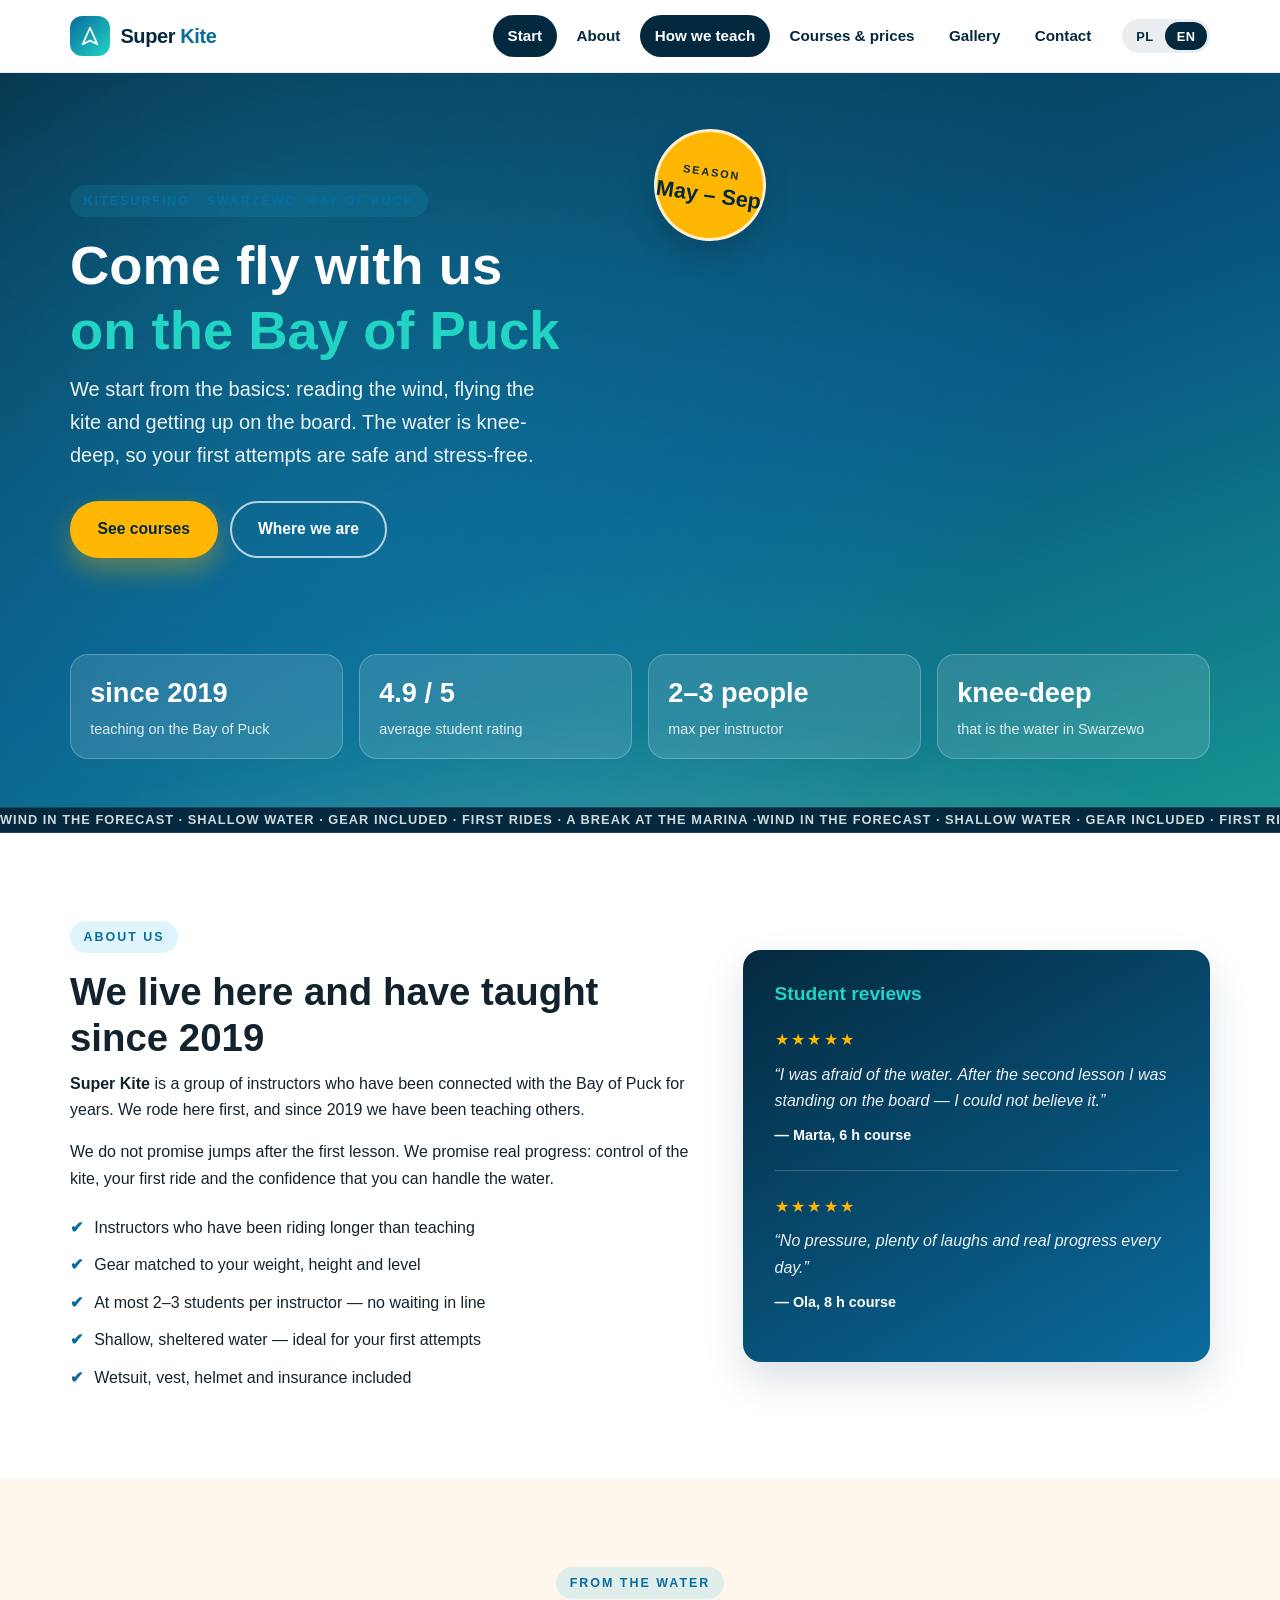
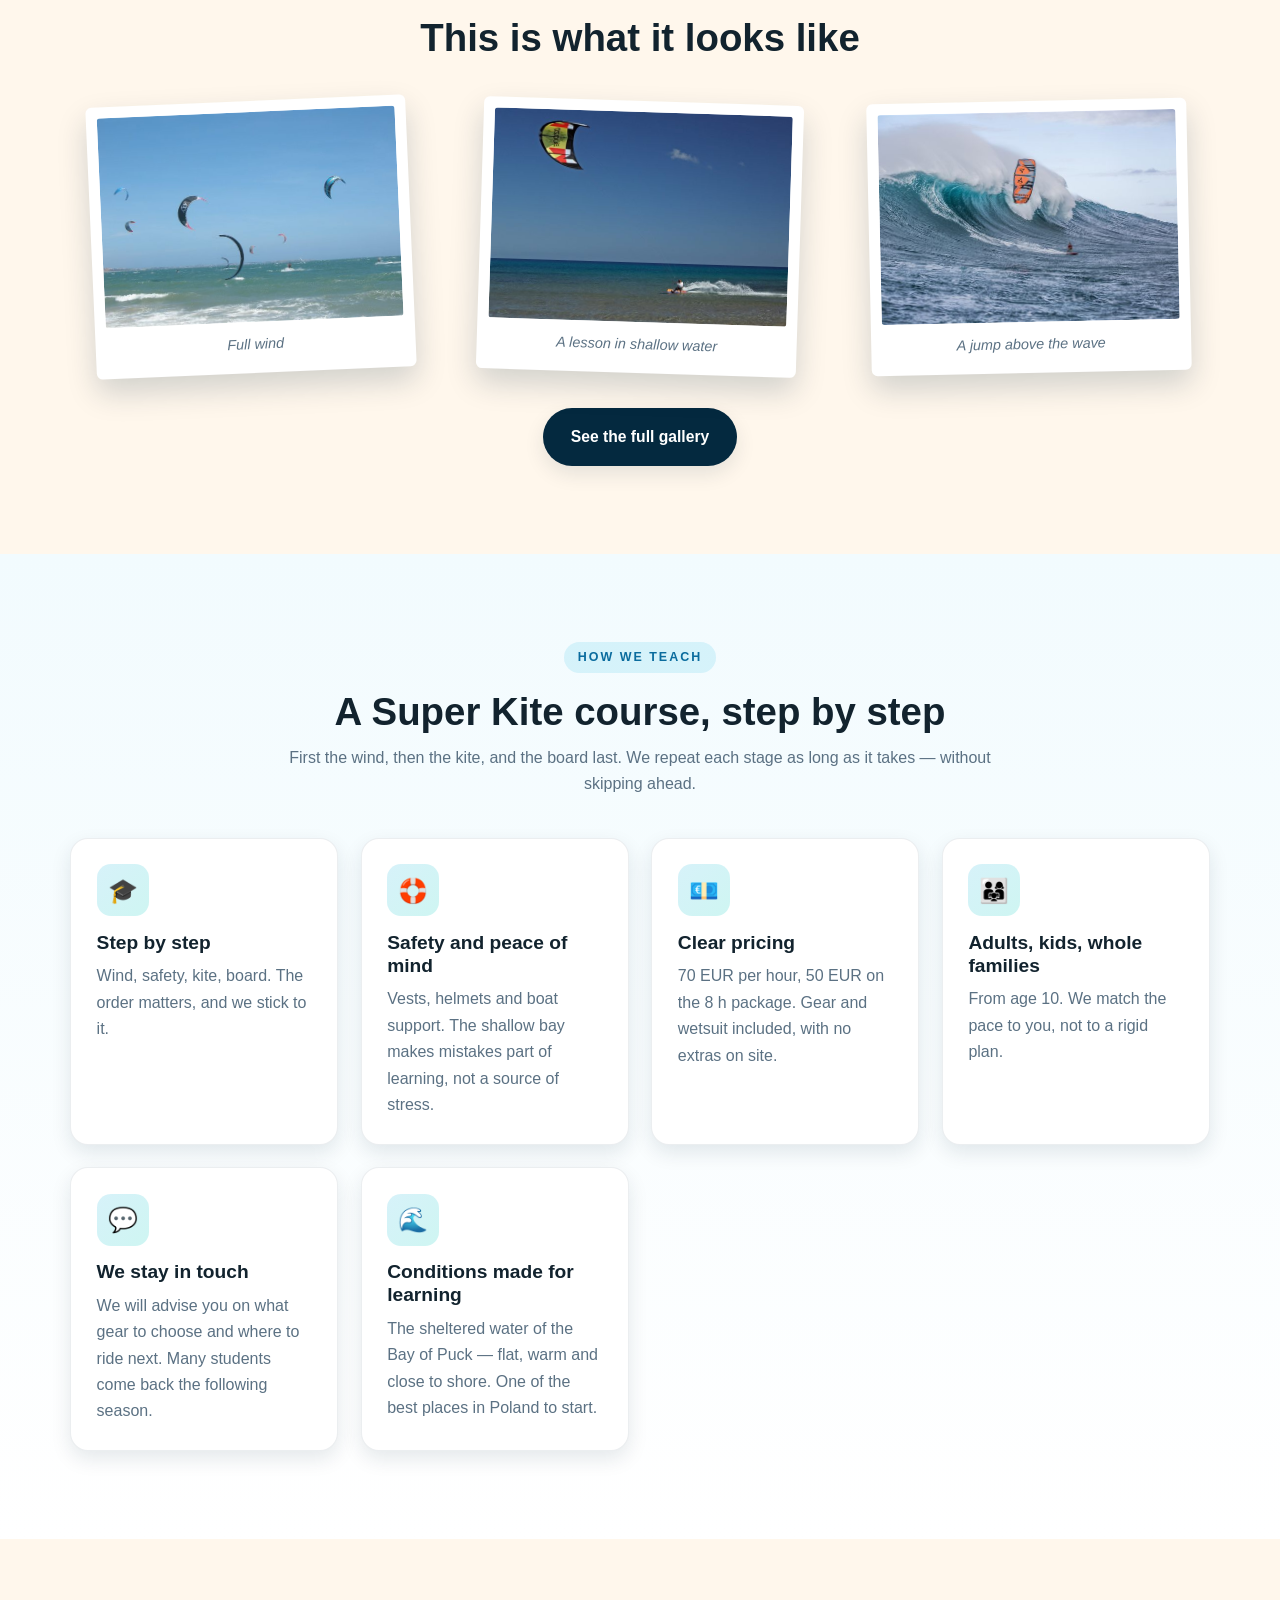
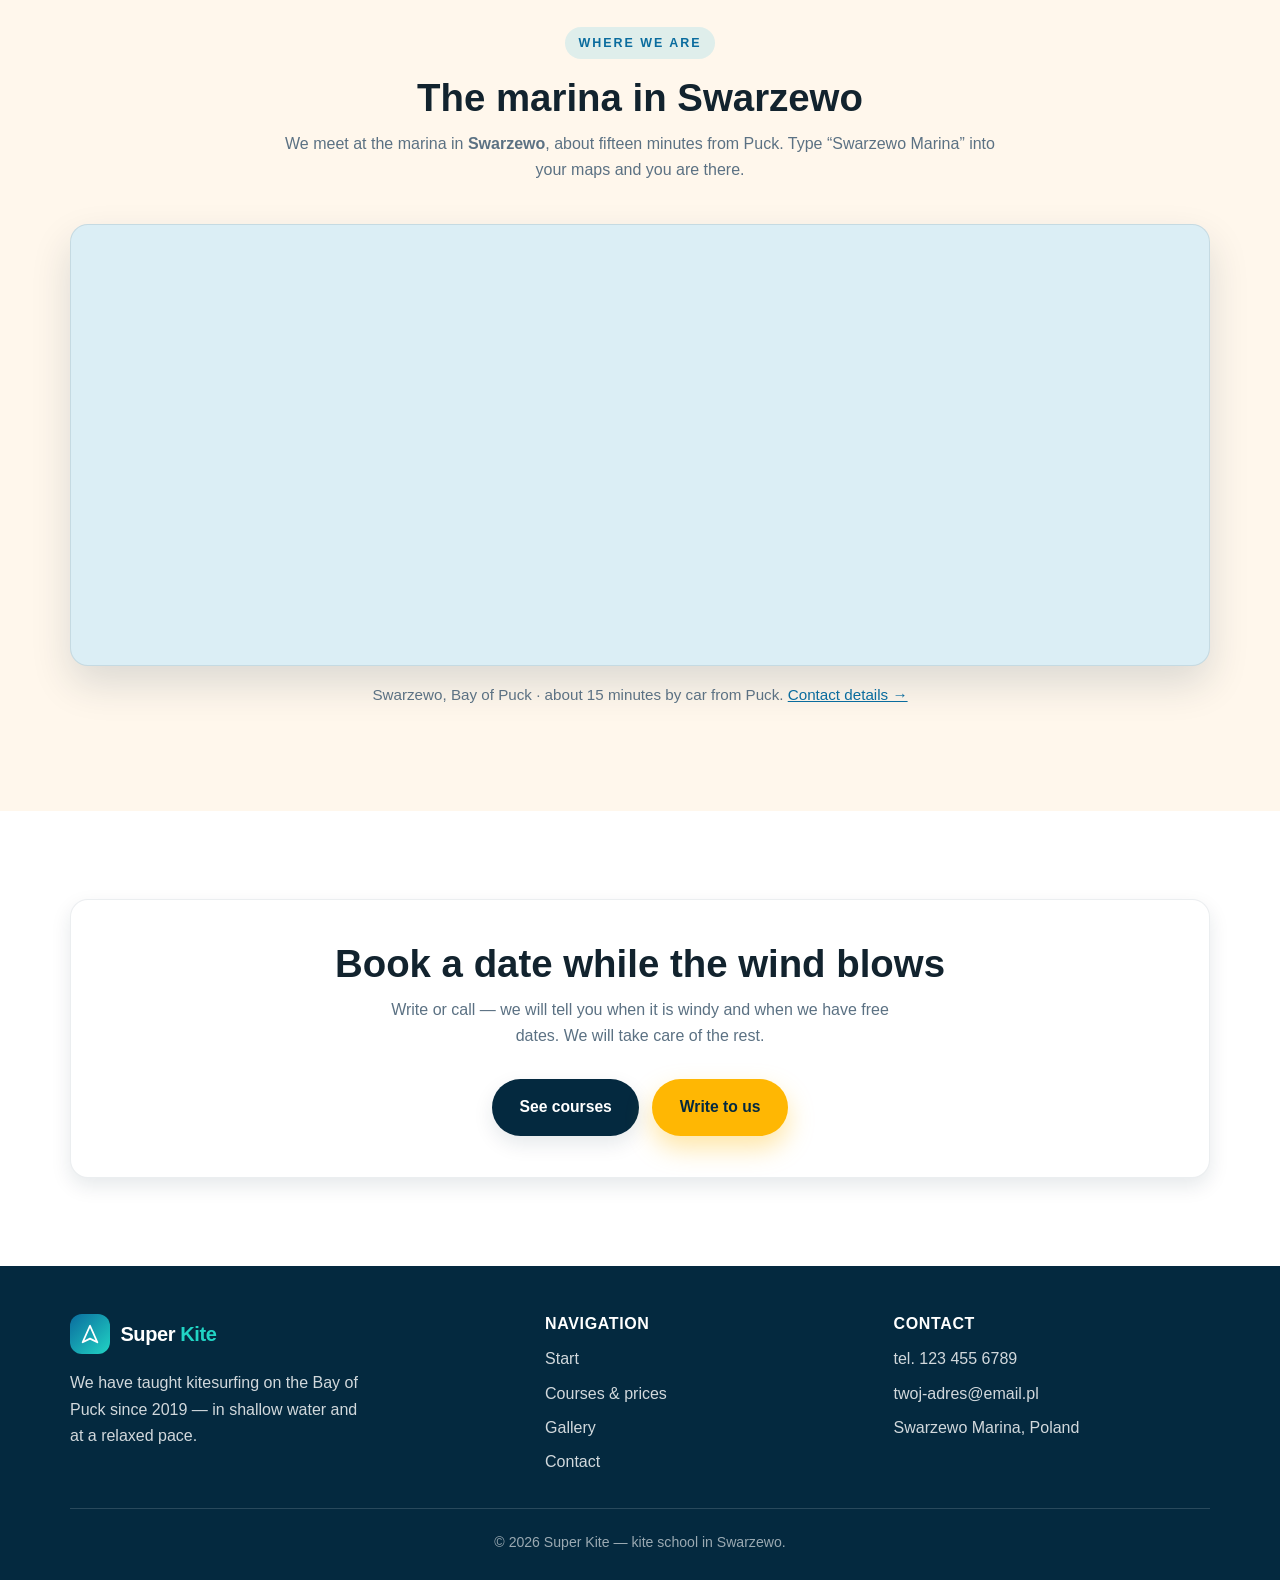
<file: index.html>
<!DOCTYPE html>
<html lang="pl">
<head>
  <meta charset="UTF-8" />
  <meta name="viewport" content="width=device-width, initial-scale=1, viewport-fit=cover" />
  <meta name="theme-color" content="#04293f" />
  <meta name="color-scheme" content="light" />
  <title data-i18n="home.title">Super Kite — szkoła kitesurfingu w Swarzewie</title>
  <meta name="description" data-i18n-attr="content:home.desc" content="Super Kite — szkoła kitesurfingu na Zatoce Puckiej. 5 lat na rynku, świetne opinie, kursy od 70 EUR." />

  <!-- SEO / social -->
  <link rel="canonical" href="https://twojadomena.pl/index.html" />
  <meta name="robots" content="index, follow, max-image-preview:large" />
  <link rel="icon" href="assets/favicon.svg" type="image/svg+xml" />
  <link rel="preconnect" href="https://maps.google.com" />
  <link rel="preconnect" href="https://maps.gstatic.com" crossorigin />
  <meta name="geo.region" content="PL-PM" />
  <meta name="geo.placename" content="Swarzewo" />
  <meta name="geo.position" content="54.7564;18.3833" />
  <meta name="ICBM" content="54.7564, 18.3833" />

  <meta property="og:type" content="website" />
  <meta property="og:site_name" content="Super Kite" />
  <meta property="og:locale" content="pl_PL" />
  <meta property="og:locale:alternate" content="en_US" />
  <meta property="og:title" content="Super Kite — szkoła kitesurfingu w Swarzewie" />
  <meta property="og:description" content="Szkoła kitesurfingu nad Zatoką Pucką. 5 lat na rynku, świetne opinie, kursy od 70 EUR." />
  <meta property="og:url" content="https://twojadomena.pl/index.html" />
  <meta property="og:image" content="https://twojadomena.pl/assets/img/opt/kite-03-jump-1280.jpg" />
  <meta property="og:image:width" content="1280" />
  <meta property="og:image:height" content="853" />
  <meta property="og:image:alt" content="Kitesurfer w powietrzu podczas skoku nad wodą" />

  <meta name="twitter:card" content="summary_large_image" />
  <meta name="twitter:title" content="Super Kite — szkoła kitesurfingu w Swarzewie" />
  <meta name="twitter:description" content="Szkoła kitesurfingu nad Zatoką Pucką. Kursy od 70 EUR, kameralne grupy, certyfikowani instruktorzy." />
  <meta name="twitter:image" content="https://twojadomena.pl/assets/img/opt/kite-03-jump-1280.jpg" />

  <link rel="stylesheet" href="css/style.css" />

  <!-- Dane strukturalne dla Google -->
  <script type="application/ld+json">
  {
    "@context": "https://schema.org",
    "@type": "SportsActivityLocation",
    "@id": "https://twojadomena.pl/#school",
    "name": "Super Kite — szkoła kitesurfingu",
    "description": "Szkoła kitesurfingu nad Zatoką Pucką w Swarzewie. Kursy od 70 EUR, kameralne grupy, certyfikowani instruktorzy.",
    "url": "https://twojadomena.pl/",
    "image": "https://twojadomena.pl/assets/img/opt/kite-03-jump-1280.jpg",
    "telephone": "+481234556789",
    "priceRange": "€€",
    "currenciesAccepted": "EUR, PLN",
    "address": {
      "@type": "PostalAddress",
      "streetAddress": "Przystań Swarzewo",
      "addressLocality": "Swarzewo",
      "addressRegion": "Pomorskie",
      "addressCountry": "PL"
    },
    "geo": { "@type": "GeoCoordinates", "latitude": 54.7564, "longitude": 18.3833 },
    "areaServed": { "@type": "Place", "name": "Zatoka Pucka, Polska" },
    "openingHoursSpecification": [
      { "@type": "OpeningHoursSpecification", "dayOfWeek": ["Monday", "Tuesday", "Wednesday", "Thursday", "Friday"], "opens": "09:00", "closes": "19:00" },
      { "@type": "OpeningHoursSpecification", "dayOfWeek": "Saturday", "opens": "08:00", "closes": "19:00" },
      { "@type": "OpeningHoursSpecification", "dayOfWeek": "Sunday", "opens": "09:00", "closes": "17:00" }
    ],
    "makesOffer": [
      { "@type": "Offer", "name": "Kurs kitesurfingu 1 godzina", "price": "70", "priceCurrency": "EUR", "url": "https://twojadomena.pl/cennik.html" },
      { "@type": "Offer", "name": "Kurs kitesurfingu 2 godziny", "price": "120", "priceCurrency": "EUR", "url": "https://twojadomena.pl/cennik.html" },
      { "@type": "Offer", "name": "Kurs kitesurfingu 6 godzin", "price": "320", "priceCurrency": "EUR", "url": "https://twojadomena.pl/cennik.html" },
      { "@type": "Offer", "name": "Kurs kitesurfingu 8 godzin", "price": "400", "priceCurrency": "EUR", "url": "https://twojadomena.pl/cennik.html" }
    ]
  }
  </script>
</head>
<body>

  <a class="skip-link" href="#main" data-i18n="a11y.skip">Przejdź do treści</a>

  <!-- ================= NAGŁÓWEK ================= -->
  <header class="site-header">
    <div class="container">
      <nav class="nav" aria-label="Menu główne">
        <a class="brand" href="index.html">
          <span class="brand__mark" aria-hidden="true">
            <svg viewBox="0 0 24 24" fill="none" stroke="currentColor" stroke-width="2" stroke-linecap="round" stroke-linejoin="round">
              <path d="M12 3 4 21l8-4 8 4-8-18Z" />
            </svg>
          </span>
          <span>Super <strong>Kite</strong></span>
        </a>

        <ul class="nav__links">
          <li><a href="index.html" class="is-active" aria-current="page" data-i18n="nav.home">Strona główna</a></li>
          <li><a href="#o-szkole" data-i18n="nav.about">O szkole</a></li>
          <li><a href="#dlaczego-my" data-i18n="nav.why">Dlaczego my</a></li>
          <li><a href="cennik.html" data-i18n="nav.pricing">Cennik</a></li>
          <li><a href="galeria.html" data-i18n="nav.gallery">Galeria</a></li>
          <li><a href="informacje.html" data-i18n="nav.info">Informacje</a></li>
        </ul>

        <div class="nav__actions">
          <div class="lang" role="group" aria-label="Język / Language">
            <button class="lang__btn" type="button" data-lang="pl" aria-pressed="true">PL</button>
            <button class="lang__btn" type="button" data-lang="en" aria-pressed="false">EN</button>
          </div>
          <button class="nav__toggle" aria-label="Otwórz menu" aria-expanded="false">☰</button>
        </div>
      </nav>
    </div>
  </header>

  <main id="main">

    <!-- ================= HERO ================= -->
    <section class="hero">
      <div class="container">
        <div class="hero__inner">
          <span class="eyebrow" data-i18n="home.eyebrow">Kitesurfing · Swarzewo, Zatoka Pucka</span>
          <h1 data-i18n-html="home.h1">Chodź polatać<br /><span>nad Zatoką Pucką</span></h1>
          <p class="hero__lead" data-i18n="home.lead">
            Uczymy od podstaw: jak czytać wiatr, prowadzić latawiec i wstać na deskę. Woda sięga do kolan, więc pierwsze próby są bezpieczne i bezstresowe.
          </p>
          <div class="hero__actions">
            <a class="btn btn--primary" href="cennik.html" data-i18n="home.btnPricing">Zobacz kursy</a>
            <a class="btn btn--ghost" href="#lokalizacja" data-i18n="home.btnLocation">Gdzie jesteśmy</a>
          </div>

          <span class="hero__sticker" aria-hidden="true">
            <span data-i18n="home.stickerTop">sezon</span>
            <strong data-i18n="home.stickerBottom">V – IX</strong>
          </span>
        </div>
      </div>

      <div class="container">
        <div class="hero__stats">
          <div class="stat"><strong data-i18n="home.stat1v">od 2019</strong><span data-i18n="home.stat1l">uczymy na Zatoce Puckiej</span></div>
          <div class="stat"><strong data-i18n="home.stat2v">4,9 / 5</strong><span data-i18n="home.stat2l">tak oceniają nas kursanci</span></div>
          <div class="stat"><strong data-i18n="home.stat3v">2–3 osoby</strong><span data-i18n="home.stat3l">maksymalnie na instruktora</span></div>
          <div class="stat"><strong data-i18n="home.stat4v">do kolan</strong><span data-i18n="home.stat4l">taka jest woda w Swarzewie</span></div>
        </div>
      </div>
    </section>

    <!-- ================= PASEK Z WIATREM ================= -->
    <div class="wind-strip" aria-hidden="true">
      <div class="wind-strip__track">
        <span data-i18n="home.marquee">wiatr w prognozie · płytka woda · sprzęt w cenie · pierwsze ślizgi · przerwa na przystani ·</span>
        <span data-i18n="home.marquee">wiatr w prognozie · płytka woda · sprzęt w cenie · pierwsze ślizgi · przerwa na przystani ·</span>
      </div>
    </div>

    <!-- ================= O SZKOLE ================= -->
    <section class="section" id="o-szkole" data-nav-section>
      <div class="container">
        <div class="about">
          <div>
            <span class="eyebrow" data-i18n="home.aboutEyebrow">O nas</span>
            <h2 data-i18n="home.aboutH2">Mieszkamy tu i uczymy od 2019 roku</h2>
            <p data-i18n-html="home.aboutP1"><strong>Super Kite</strong> to grupa instruktorów związanych z Zatoką Pucką od lat. Najpierw jeździliśmy tu sami, a od 2019 roku uczymy innych.</p>
            <p data-i18n="home.aboutP2">Nie obiecujemy skoków po pierwszej lekcji. Obiecujemy realny postęp: kontrolę nad latawcem, pierwszy ślizg i pewność, że radzisz sobie na wodzie.</p>

            <ul class="about__list">
              <li data-i18n="home.aboutLi1">Instruktorzy, którzy jeżdżą dłużej, niż uczą</li>
              <li data-i18n="home.aboutLi2">Sprzęt dobrany do Twojej wagi, wzrostu i poziomu</li>
              <li data-i18n="home.aboutLi3">Maksymalnie 2–3 osoby na instruktora — bez czekania w kolejce</li>
              <li data-i18n="home.aboutLi4">Płytka, osłonięta woda — idealna na pierwsze próby</li>
              <li data-i18n="home.aboutLi5">Pianka, kamizelka, kask i ubezpieczenie w cenie</li>
            </ul>
          </div>

          <aside class="about__panel">
            <h3 data-i18n="home.reviewsH3">Opinie kursantów</h3>

            <div class="stars" aria-label="5 / 5">★★★★★</div>
            <p class="quote" data-i18n="home.review1">„Bałam się wody. Po drugiej lekcji stałam na desce — nie mogłam w to uwierzyć.”</p>
            <p class="quote__author" data-i18n="home.review1a">— Marta, kurs 6 h</p>

            <hr style="border:0;border-top:1px solid rgba(255,255,255,.2);margin:1.4rem 0" />

            <div class="stars" aria-label="5 / 5">★★★★★</div>
            <p class="quote" data-i18n="home.review2">„Bez presji, dużo śmiechu i realny postęp każdego dnia.”</p>
            <p class="quote__author" data-i18n="home.review2a">— Ola, kurs 8 h</p>
          </aside>
        </div>
      </div>
    </section>

    <!-- ================= POLAROIDY ================= -->
    <section class="section section--sand">
      <div class="container">
        <div class="section__head">
          <span class="eyebrow" data-i18n="home.stripEyebrow">Z wody</span>
          <h2 data-i18n="home.stripH2">Tak to wygląda na żywo</h2>
        </div>

        <div class="polaroids">
          <figure class="polaroid polaroid--a">
            <img src="assets/img/opt/kite-06-riding-640.jpg"
                 srcset="assets/img/opt/kite-06-riding-640.jpg 640w, assets/img/opt/kite-06-riding-1280.jpg 1280w"
                 sizes="(min-width: 700px) 30vw, 80vw" width="640" height="427"
                 loading="lazy" decoding="async"
                 alt="Kitesurfer płynący z pełnym wiatrem" data-i18n-attr="alt:gallery.alt6" />
            <figcaption data-i18n="gallery.cap6">Pełny wiatr</figcaption>
          </figure>
          <figure class="polaroid polaroid--b">
            <img src="assets/img/opt/kite-07-prasonisi-640.jpg"
                 srcset="assets/img/opt/kite-07-prasonisi-640.jpg 640w, assets/img/opt/kite-07-prasonisi-1280.jpg 1280w"
                 sizes="(min-width: 700px) 30vw, 80vw" width="640" height="424"
                 loading="lazy" decoding="async"
                 alt="Zajęcia kitesurfingu na płytkiej wodzie" data-i18n-attr="alt:gallery.alt7" />
            <figcaption data-i18n="gallery.cap7">Zajęcia na płytkiej wodzie</figcaption>
          </figure>
          <figure class="polaroid polaroid--c">
            <img src="assets/img/opt/kite-03-jump-640.jpg"
                 srcset="assets/img/opt/kite-03-jump-640.jpg 640w, assets/img/opt/kite-03-jump-1280.jpg 1280w"
                 sizes="(min-width: 700px) 30vw, 80vw" width="640" height="427"
                 loading="lazy" decoding="async"
                 alt="Kitesurfer w powietrzu podczas skoku" data-i18n-attr="alt:gallery.alt3" />
            <figcaption data-i18n="gallery.cap3">Skok ponad falę</figcaption>
          </figure>
        </div>

        <div class="gallery-actions">
          <a class="btn btn--dark" href="galeria.html" data-i18n="home.stripBtn">Zobacz całą galerię</a>
        </div>
      </div>
    </section>

    <!-- ================= DLACZEGO MY ================= -->
    <section class="section section--tint" id="dlaczego-my" data-nav-section>
      <div class="container">
        <div class="section__head">
          <span class="eyebrow" data-i18n="home.whyEyebrow">Dlaczego my</span>
          <h2 data-i18n="home.whyH2">Dlaczego Super Kite jest dla Ciebie?</h2>
          <p data-i18n="home.whyLead">Bo nauka kitesurfingu ma być bezpieczna, skuteczna i po prostu przyjemna.</p>
        </div>

        <div class="grid grid--3">
          <article class="card">
            <div class="card__icon" aria-hidden="true">🎓</div>
            <h3 data-i18n="home.why1t">Uczysz się skutecznie</h3>
            <p data-i18n="home.why1d">Metoda małych kroków: wiatr, latawiec, deska.</p>
          </article>
          <article class="card">
            <div class="card__icon" aria-hidden="true">🛟</div>
            <h3 data-i18n="home.why2t">Bezpieczeństwo przede wszystkim</h3>
            <p data-i18n="home.why2d">Płytka zatoka i asekuracja z łodzi.</p>
          </article>
          <article class="card">
            <div class="card__icon" aria-hidden="true">💶</div>
            <h3 data-i18n="home.why3t">Przejrzyste ceny</h3>
            <p data-i18n="home.why3d">Płacisz za czas na wodzie, bez ukrytych kosztów.</p>
          </article>
          <article class="card">
            <div class="card__icon" aria-hidden="true">👨‍👩‍👧</div>
            <h3 data-i18n="home.why4t">Dla każdego — solo, para, rodzina</h3>
            <p data-i18n="home.why4d">Dopasowujemy tempo do Ciebie, nie do grupy.</p>
          </article>
          <article class="card">
            <div class="card__icon" aria-hidden="true">💬</div>
            <h3 data-i18n="home.why5t">Świetne opinie i stała opieka</h3>
            <p data-i18n="home.why5d">Doradzimy, jaki sprzęt kupić i gdzie jeździć dalej.</p>
          </article>
          <article class="card">
            <div class="card__icon" aria-hidden="true">🌊</div>
            <h3 data-i18n="home.why6t">Idealne warunki do nauki</h3>
            <p data-i18n="home.why6d">Osłonięte, płytkie wody Zatoki Puckiej.</p>
          </article>
        </div>
      </div>
    </section>

    <!-- ================= LOKALIZACJA / MAPA ================= -->
    <section class="section section--sand" id="lokalizacja">
      <div class="container">
        <div class="section__head">
          <span class="eyebrow" data-i18n="home.locEyebrow">Lokalizacja</span>
          <h2 data-i18n="home.locH2">Znajdź nas na mapie</h2>
          <p data-i18n-html="home.locLead">Spotykamy się na przystani w <strong>Swarzewie</strong>.</p>
        </div>

        <div class="map-wrap">
          <iframe
            title="Mapa Google — przystań w Swarzewie"
            src="https://maps.google.com/maps?q=Przysta%C5%84%20Swarzewo%2C%20Polska&t=&z=14&ie=UTF8&iwloc=&output=embed"
            loading="lazy"
            referrerpolicy="no-referrer-when-downgrade"
            allowfullscreen>
          </iframe>
        </div>

        <p class="map-caption" data-i18n-html="home.locCaption">Przystań Swarzewo, Polska.</p>
      </div>
    </section>

    <!-- ================= CTA ================= -->
    <section class="section">
      <div class="container">
        <div class="card" style="text-align:center;padding:2.6rem 1.6rem">
          <h2 data-i18n="home.ctaH2">Zacznij swoją przygodę z kitesurfingiem</h2>
          <p style="max-width:56ch;margin:0 auto 1.6rem;color:var(--text-muted)" data-i18n="home.ctaText">
            Wybierz pakiet godzin, zadzwoń lub napisz — resztą zajmiemy się my.
          </p>
          <div class="hero__actions" style="justify-content:center">
            <a class="btn btn--dark" href="cennik.html" data-i18n="home.ctaPricing">Zobacz cennik</a>
            <a class="btn btn--primary" href="informacje.html" data-i18n="home.ctaContact">Skontaktuj się</a>
          </div>
        </div>
      </div>
    </section>

  </main>

  <!-- ================= STOPKA ================= -->
  <footer class="site-footer">
    <div class="container">
      <div class="footer-grid">
        <div>
          <a class="brand" href="index.html">
            <span class="brand__mark" aria-hidden="true">
              <svg viewBox="0 0 24 24" fill="none" stroke="currentColor" stroke-width="2" stroke-linecap="round" stroke-linejoin="round">
                <path d="M12 3 4 21l8-4 8 4-8-18Z" />
              </svg>
            </span>
            <span>Super <strong>Kite</strong></span>
          </a>
          <p style="margin-top:1rem;max-width:34ch" data-i18n="footer.tagline">Szkoła kitesurfingu nad Zatoką Pucką.</p>
        </div>

        <div>
          <h3 data-i18n="footer.navHeading">Nawigacja</h3>
          <ul>
            <li><a href="index.html" data-i18n="nav.home">Strona główna</a></li>
            <li><a href="cennik.html" data-i18n="nav.pricing">Cennik</a></li>
            <li><a href="galeria.html" data-i18n="nav.gallery">Galeria</a></li>
            <li><a href="informacje.html" data-i18n="nav.info">Informacje i kontakt</a></li>
          </ul>
        </div>

        <div>
          <h3 data-i18n="footer.contactHeading">Kontakt</h3>
          <ul>
            <li><a href="tel:1234556789">tel. 123 455 6789</a></li>
            <li><a href="mailto:twoj-adres@email.pl" data-email>twoj-adres@email.pl</a></li>
            <li data-i18n="footer.location">Przystań Swarzewo, Polska</li>
          </ul>
        </div>
      </div>

      <div class="footer-bottom"></div>
    </div>
  </footer>

  <script src="js/config.js"></script>
  <script src="js/i18n.js"></script>
  <script src="js/main.js"></script>
</body>
</html>
</file>
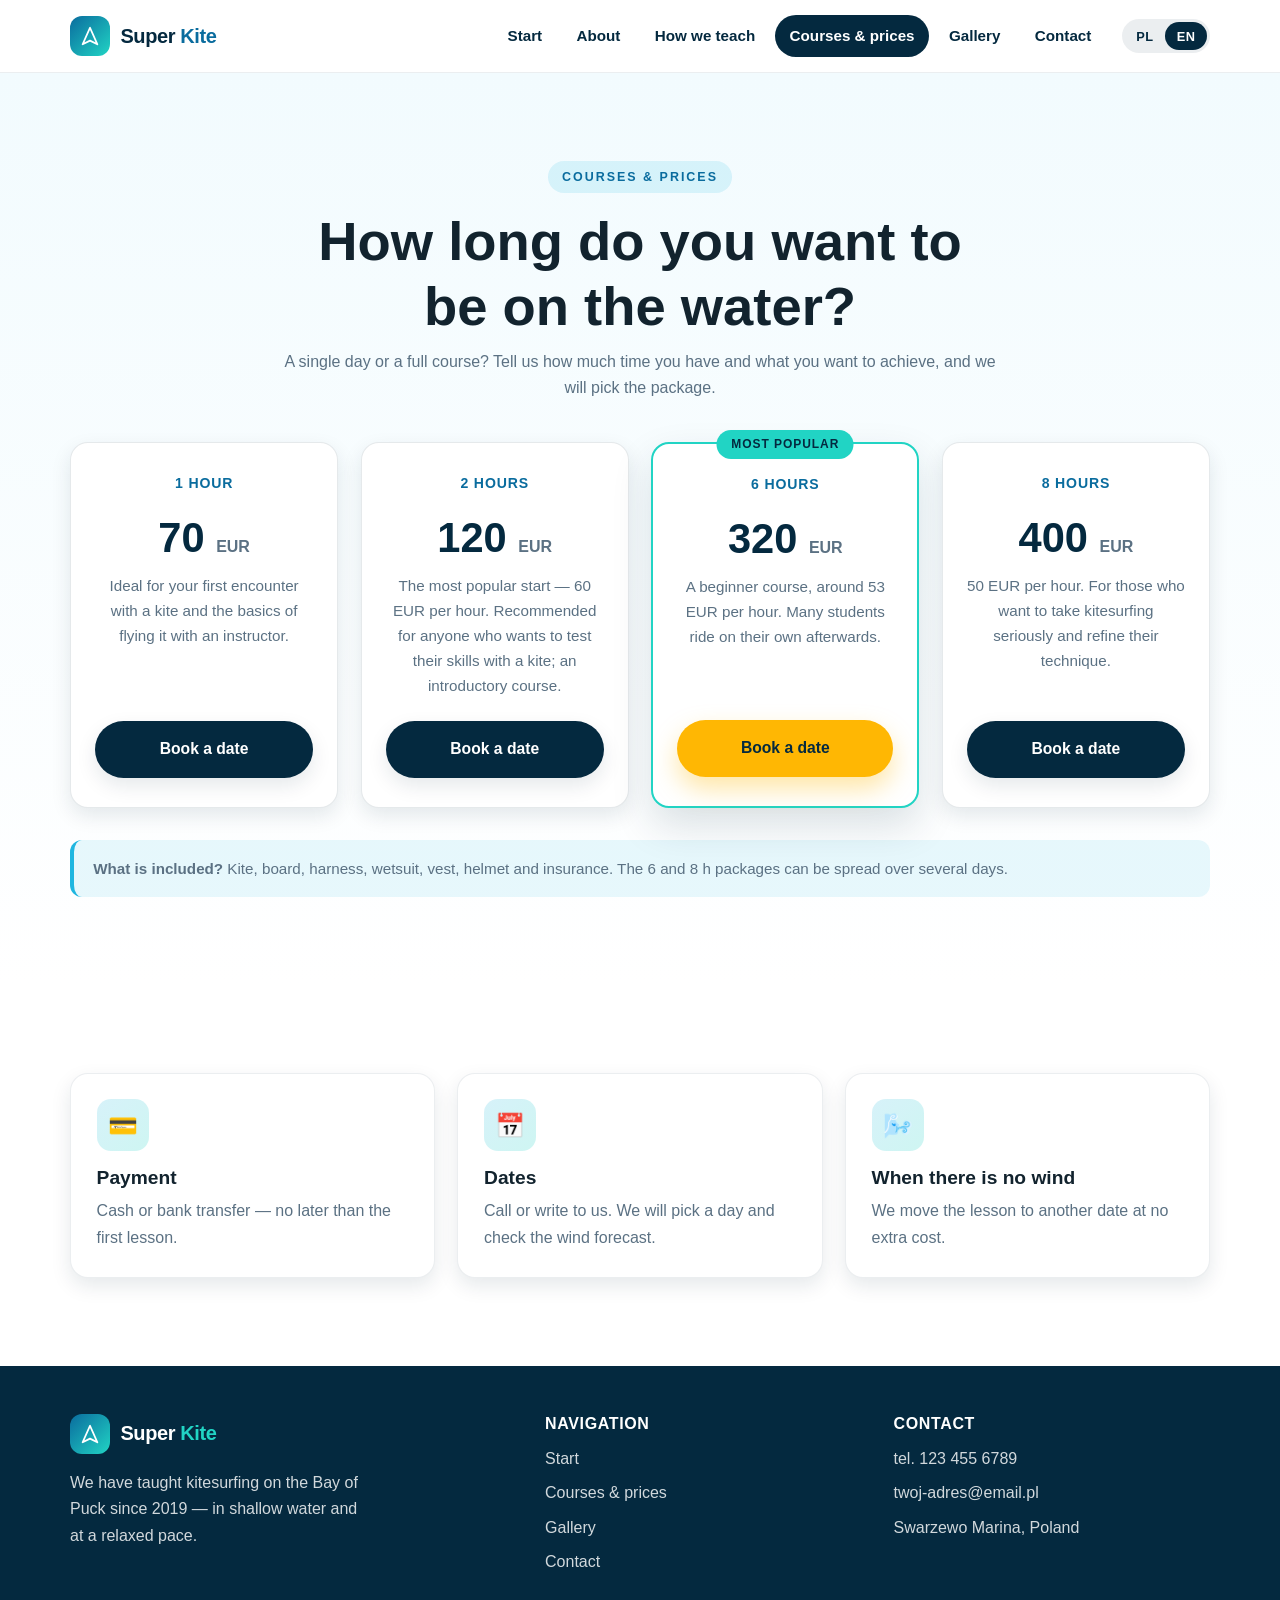
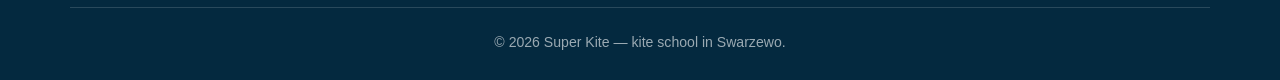
<file: cennik.html>
<!DOCTYPE html>
<html lang="pl">
<head>
  <meta charset="UTF-8" />
  <meta name="viewport" content="width=device-width, initial-scale=1, viewport-fit=cover" />
  <meta name="theme-color" content="#04293f" />
  <meta name="color-scheme" content="light" />
  <title data-i18n="price.title">Cennik — Super Kite | Kursy kitesurfingu</title>
  <meta name="description" data-i18n-attr="content:price.desc" content="Cennik kursów kitesurfingu Super Kite: 70 EUR za godzinę, 120 EUR za 2 h, 320 EUR za 6 h, 400 EUR za 8 h." />

  <!-- SEO / social -->
  <link rel="canonical" href="https://twojadomena.pl/cennik.html" />
  <meta name="robots" content="index, follow, max-image-preview:large" />
  <link rel="icon" href="assets/favicon.svg" type="image/svg+xml" />

  <meta property="og:type" content="website" />
  <meta property="og:site_name" content="Super Kite" />
  <meta property="og:locale" content="pl_PL" />
  <meta property="og:locale:alternate" content="en_US" />
  <meta property="og:title" content="Cennik kursów kitesurfingu — Super Kite" />
  <meta property="og:description" content="70 EUR / 1 h, 120 EUR / 2 h, 320 EUR / 6 h, 400 EUR / 8 h. Sprzęt i ubezpieczenie w cenie." />
  <meta property="og:url" content="https://twojadomena.pl/cennik.html" />
  <meta property="og:image" content="https://twojadomena.pl/assets/img/opt/kite-03-jump-1280.jpg" />
  <meta property="og:image:width" content="1280" />
  <meta property="og:image:height" content="853" />
  <meta property="og:image:alt" content="Kitesurfer w powietrzu podczas skoku nad wodą" />

  <meta name="twitter:card" content="summary_large_image" />
  <meta name="twitter:title" content="Cennik kursów kitesurfingu — Super Kite" />
  <meta name="twitter:description" content="Kursy od 70 EUR. Sprzęt i ubezpieczenie w cenie." />
  <meta name="twitter:image" content="https://twojadomena.pl/assets/img/opt/kite-03-jump-1280.jpg" />

  <link rel="stylesheet" href="css/style.css" />

  <!-- Dane strukturalne dla Google -->
  <script type="application/ld+json">
  {
    "@context": "https://schema.org",
    "@type": "OfferCatalog",
    "name": "Kursy kitesurfingu Super Kite",
    "url": "https://twojadomena.pl/cennik.html",
    "itemListElement": [
      { "@type": "Offer", "name": "Kurs kitesurfingu 1 godzina", "price": "70", "priceCurrency": "EUR", "availability": "https://schema.org/InStock", "url": "https://twojadomena.pl/cennik.html" },
      { "@type": "Offer", "name": "Kurs kitesurfingu 2 godziny", "price": "120", "priceCurrency": "EUR", "availability": "https://schema.org/InStock", "url": "https://twojadomena.pl/cennik.html" },
      { "@type": "Offer", "name": "Kurs kitesurfingu 6 godzin", "price": "320", "priceCurrency": "EUR", "availability": "https://schema.org/InStock", "url": "https://twojadomena.pl/cennik.html" },
      { "@type": "Offer", "name": "Kurs kitesurfingu 8 godzin", "price": "400", "priceCurrency": "EUR", "availability": "https://schema.org/InStock", "url": "https://twojadomena.pl/cennik.html" }
    ]
  }
  </script>
  <script type="application/ld+json">
  {
    "@context": "https://schema.org",
    "@type": "BreadcrumbList",
    "itemListElement": [
      { "@type": "ListItem", "position": 1, "name": "Strona główna", "item": "https://twojadomena.pl/index.html" },
      { "@type": "ListItem", "position": 2, "name": "Cennik", "item": "https://twojadomena.pl/cennik.html" }
    ]
  }
  </script>
</head>
<body>

  <a class="skip-link" href="#main" data-i18n="a11y.skip">Przejdź do treści</a>

  <header class="site-header">
    <div class="container">
      <nav class="nav" aria-label="Menu główne">
        <a class="brand" href="index.html">
          <span class="brand__mark" aria-hidden="true">
            <svg viewBox="0 0 24 24" fill="none" stroke="currentColor" stroke-width="2" stroke-linecap="round" stroke-linejoin="round">
              <path d="M12 3 4 21l8-4 8 4-8-18Z" />
            </svg>
          </span>
          <span>Super <strong>Kite</strong></span>
        </a>

        <ul class="nav__links">
          <li><a href="index.html" data-i18n="nav.home">Strona główna</a></li>
          <li><a href="index.html#o-szkole" data-i18n="nav.about">O szkole</a></li>
          <li><a href="index.html#dlaczego-my" data-i18n="nav.why">Dlaczego my</a></li>
          <li><a href="cennik.html" class="is-active" aria-current="page" data-i18n="nav.pricing">Cennik</a></li>
          <li><a href="galeria.html" data-i18n="nav.gallery">Galeria</a></li>
          <li><a href="informacje.html" data-i18n="nav.info">Informacje</a></li>
        </ul>

        <div class="nav__actions">
          <div class="lang" role="group" aria-label="Język / Language">
            <button class="lang__btn" type="button" data-lang="pl" aria-pressed="true">PL</button>
            <button class="lang__btn" type="button" data-lang="en" aria-pressed="false">EN</button>
          </div>
          <button class="nav__toggle" aria-label="Otwórz menu" aria-expanded="false">☰</button>
        </div>
      </nav>
    </div>
  </header>

  <main id="main">

    <section class="section section--tint">
      <div class="container">
        <div class="section__head">
          <span class="eyebrow" data-i18n="price.eyebrow">Cennik</span>
          <h1 data-i18n="price.h1">Kursy kitesurfingu — ceny</h1>
          <p data-i18n="price.lead">Wybierz pakiet dopasowany do Twojego czasu i celu.</p>
        </div>

        <div class="price-grid">

          <article class="price-card">
            <p class="price-card__time" data-i18n="price.t1">1 godzina</p>
            <p class="price-card__price">70 <small>EUR</small></p>
            <p class="price-card__desc" data-i18n="price.d1">Idealne na pierwsze spotkanie z latawcem.</p>
            <a class="btn btn--dark btn--block" href="informacje.html" data-i18n="price.reserve">Zarezerwuj</a>
          </article>

          <article class="price-card">
            <p class="price-card__time" data-i18n="price.t2">2 godziny</p>
            <p class="price-card__price">120 <small>EUR</small></p>
            <p class="price-card__desc" data-i18n="price.d2">Najpopularniejszy start — 60 EUR za godzinę. Polecany osobom, które chcą sprawdzić swoje siły z kite; kurs o charakterze wprowadzającym.</p>
            <a class="btn btn--dark btn--block" href="informacje.html" data-i18n="price.reserve">Zarezerwuj</a>
          </article>

          <article class="price-card price-card--featured">
            <span class="price-card__badge" data-i18n="price.badge">Najczęściej wybierany</span>
            <p class="price-card__time" data-i18n="price.t3">6 godzin</p>
            <p class="price-card__price">320 <small>EUR</small></p>
            <p class="price-card__desc" data-i18n="price.d3">Kurs dla początkujących — około 53 EUR za godzinę.</p>
            <a class="btn btn--primary btn--block" href="informacje.html" data-i18n="price.reserve">Zarezerwuj</a>
          </article>

          <article class="price-card">
            <p class="price-card__time" data-i18n="price.t4">8 godzin</p>
            <p class="price-card__price">400 <small>EUR</small></p>
            <p class="price-card__desc" data-i18n="price.d4">Tylko 50 EUR za godzinę. Kurs dla ambitnych.</p>
            <a class="btn btn--dark btn--block" href="informacje.html" data-i18n="price.reserve">Zarezerwuj</a>
          </article>

        </div>

        <div class="note" data-i18n-html="price.note">
          <strong>Co zawiera cena?</strong> Sprzęt kite, piankę, kamizelkę i kask oraz ubezpieczenie.
        </div>
      </div>
    </section>

    <section class="section">
      <div class="container">
        <h2 class="sr-only" data-i18n="price.practicalH2">Informacje praktyczne</h2>
        <div class="grid grid--3">
          <article class="card">
            <div class="card__icon" aria-hidden="true">💳</div>
            <h3 data-i18n="price.c1t">Płatność</h3>
            <p data-i18n="price.c1d">Gotówka lub przelew.</p>
          </article>
          <article class="card">
            <div class="card__icon" aria-hidden="true">📅</div>
            <h3 data-i18n="price.c2t">Rezerwacja</h3>
            <p data-i18n="price.c2d">Zadzwoń lub napisz — wybierzemy termin.</p>
          </article>
          <article class="card">
            <div class="card__icon" aria-hidden="true">🌬️</div>
            <h3 data-i18n="price.c3t">Przy złej pogodzie</h3>
            <p data-i18n="price.c3d">Przenosimy zajęcia na inny termin bez dodatkowych kosztów.</p>
          </article>
        </div>
      </div>
    </section>

  </main>

  <footer class="site-footer">
    <div class="container">
      <div class="footer-grid">
        <div>
          <a class="brand" href="index.html">
            <span class="brand__mark" aria-hidden="true">
              <svg viewBox="0 0 24 24" fill="none" stroke="currentColor" stroke-width="2" stroke-linecap="round" stroke-linejoin="round">
                <path d="M12 3 4 21l8-4 8 4-8-18Z" />
              </svg>
            </span>
            <span>Super <strong>Kite</strong></span>
          </a>
          <p style="margin-top:1rem;max-width:34ch" data-i18n="footer.tagline">Szkoła kitesurfingu nad Zatoką Pucką.</p>
        </div>

        <div>
          <h3 data-i18n="footer.navHeading">Nawigacja</h3>
          <ul>
            <li><a href="index.html" data-i18n="nav.home">Strona główna</a></li>
            <li><a href="cennik.html" data-i18n="nav.pricing">Cennik</a></li>
            <li><a href="galeria.html" data-i18n="nav.gallery">Galeria</a></li>
            <li><a href="informacje.html" data-i18n="nav.info">Informacje i kontakt</a></li>
          </ul>
        </div>

        <div>
          <h3 data-i18n="footer.contactHeading">Kontakt</h3>
          <ul>
            <li><a href="tel:1234556789">tel. 123 455 6789</a></li>
            <li><a href="mailto:twoj-adres@email.pl" data-email>twoj-adres@email.pl</a></li>
            <li data-i18n="footer.location">Przystań Swarzewo, Polska</li>
          </ul>
        </div>
      </div>

      <div class="footer-bottom"></div>
    </div>
  </footer>

  <script src="js/config.js"></script>
  <script src="js/i18n.js"></script>
  <script src="js/main.js"></script>
</body>
</html>
</file>
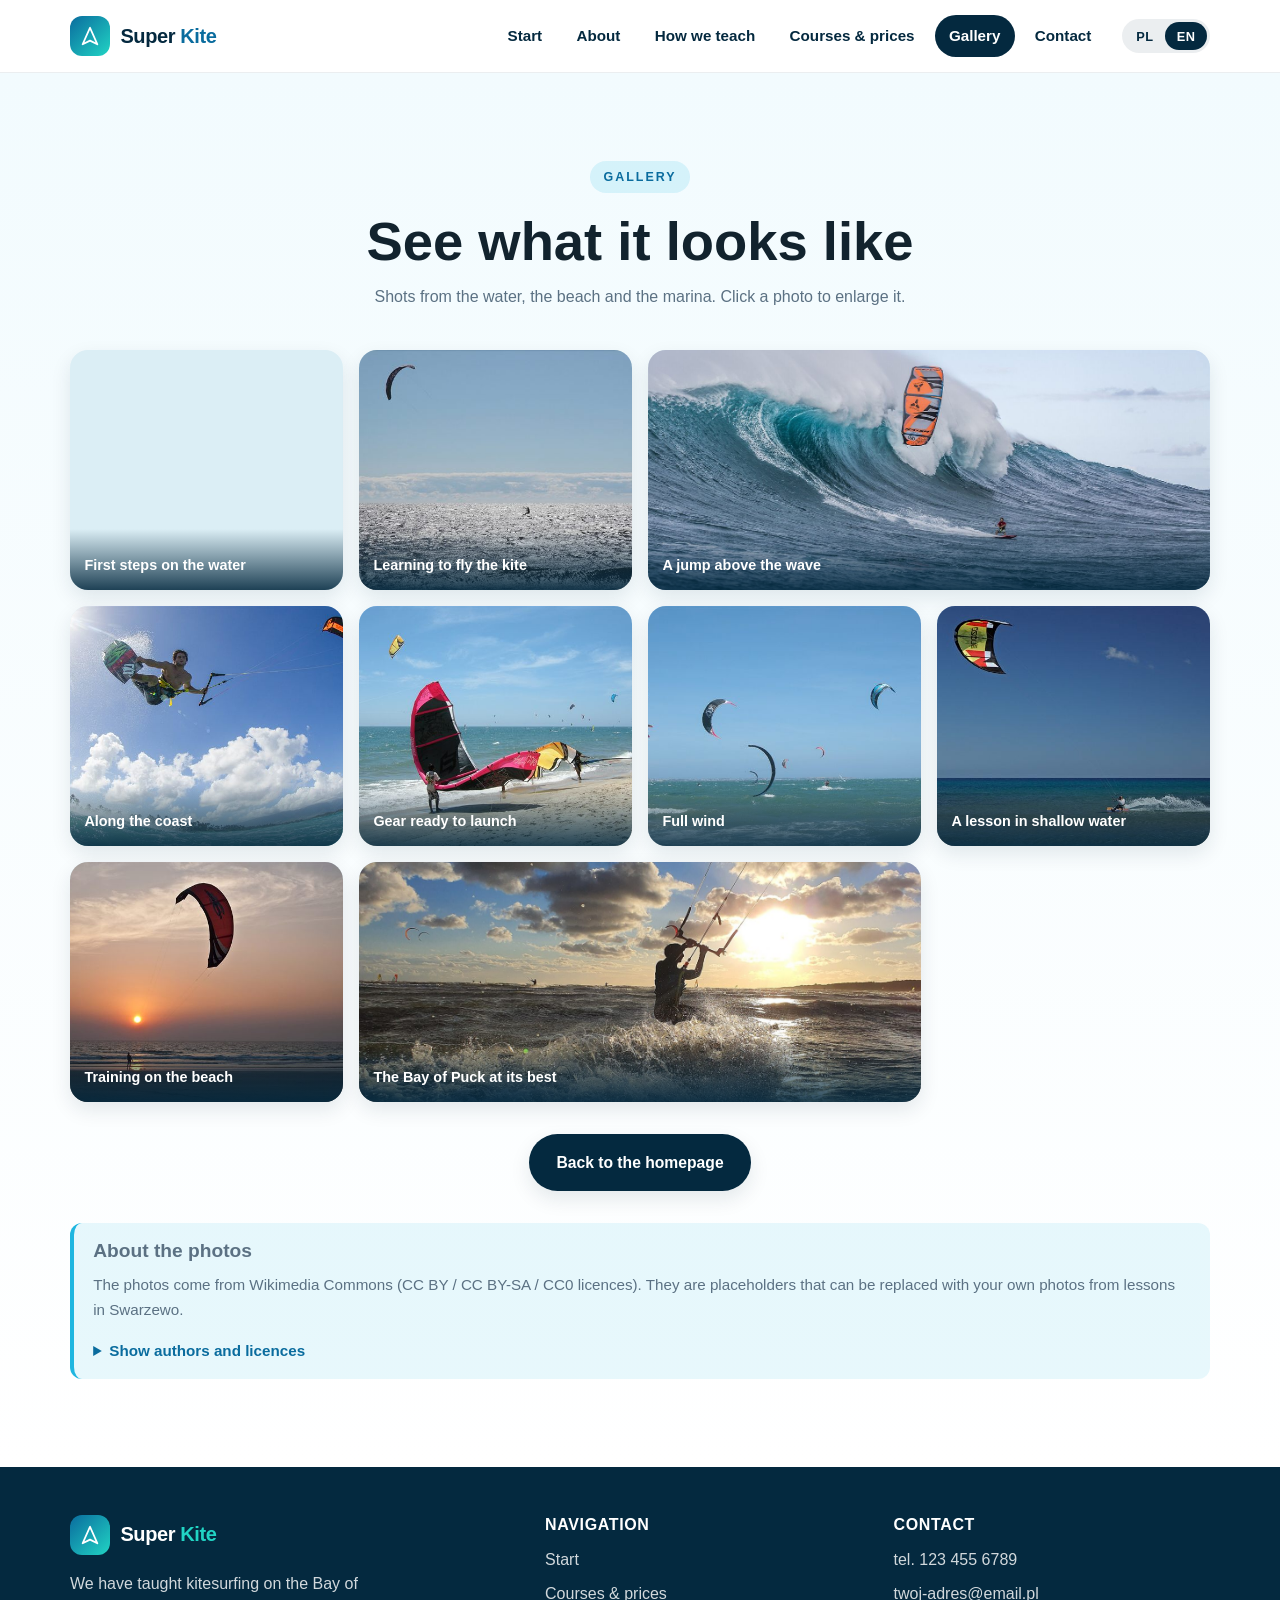
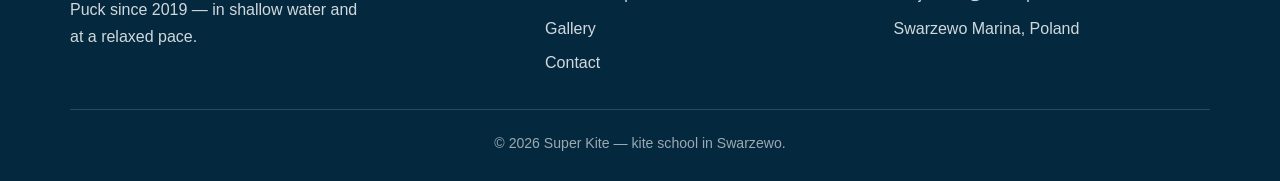
<file: galeria.html>
<!DOCTYPE html>
<html lang="pl">
<head>
  <meta charset="UTF-8" />
  <meta name="viewport" content="width=device-width, initial-scale=1, viewport-fit=cover" />
  <meta name="theme-color" content="#04293f" />
  <meta name="color-scheme" content="light" />
  <title data-i18n="gallery.title">Galeria — Super Kite | Zdjęcia z wody</title>
  <meta name="description" data-i18n-attr="content:gallery.desc" content="Galeria zdjęć szkoły kitesurfingu Super Kite." />

  <!-- SEO / social -->
  <link rel="canonical" href="https://twojadomena.pl/galeria.html" />
  <meta name="robots" content="index, follow, max-image-preview:large" />
  <link rel="icon" href="assets/favicon.svg" type="image/svg+xml" />

  <meta property="og:type" content="website" />
  <meta property="og:site_name" content="Super Kite" />
  <meta property="og:locale" content="pl_PL" />
  <meta property="og:locale:alternate" content="en_US" />
  <meta property="og:title" content="Galeria — Super Kite | Zdjęcia z wody" />
  <meta property="og:description" content="Kursy, skoki i atmosfera na przystani w Swarzewie." />
  <meta property="og:url" content="https://twojadomena.pl/galeria.html" />
  <meta property="og:image" content="https://twojadomena.pl/assets/img/opt/kite-03-jump-1280.jpg" />
  <meta property="og:image:width" content="1280" />
  <meta property="og:image:height" content="853" />
  <meta property="og:image:alt" content="Kitesurfer w powietrzu podczas skoku nad wodą" />

  <meta name="twitter:card" content="summary_large_image" />
  <meta name="twitter:title" content="Galeria — Super Kite" />
  <meta name="twitter:description" content="Kursy, skoki i atmosfera na przystani w Swarzewie." />
  <meta name="twitter:image" content="https://twojadomena.pl/assets/img/opt/kite-03-jump-1280.jpg" />

  <link rel="stylesheet" href="css/style.css" />

  <!-- Dane strukturalne dla Google -->
  <script type="application/ld+json">
  {
    "@context": "https://schema.org",
    "@type": "ImageGallery",
    "name": "Galeria Super Kite",
    "url": "https://twojadomena.pl/galeria.html",
    "image": [
      { "@type": "ImageObject", "name": "Pierwsze kroki na wodzie", "contentUrl": "https://twojadomena.pl/assets/img/opt/kite-01-cape-verde-1280.jpg", "thumbnailUrl": "https://twojadomena.pl/assets/img/opt/kite-01-cape-verde-640.jpg" },
      { "@type": "ImageObject", "name": "Nauka prowadzenia latawca", "contentUrl": "https://twojadomena.pl/assets/img/opt/kite-02-natashquan-1280.jpg", "thumbnailUrl": "https://twojadomena.pl/assets/img/opt/kite-02-natashquan-640.jpg" },
      { "@type": "ImageObject", "name": "Skok ponad falę", "contentUrl": "https://twojadomena.pl/assets/img/opt/kite-03-jump-1280.jpg", "thumbnailUrl": "https://twojadomena.pl/assets/img/opt/kite-03-jump-640.jpg" },
      { "@type": "ImageObject", "name": "Wzdłuż wybrzeża", "contentUrl": "https://twojadomena.pl/assets/img/opt/kite-04-coast-1280.jpg", "thumbnailUrl": "https://twojadomena.pl/assets/img/opt/kite-04-coast-640.jpg" },
      { "@type": "ImageObject", "name": "Sprzęt gotowy do startu", "contentUrl": "https://twojadomena.pl/assets/img/opt/kite-05-beach-1280.jpg", "thumbnailUrl": "https://twojadomena.pl/assets/img/opt/kite-05-beach-640.jpg" },
      { "@type": "ImageObject", "name": "Pełny wiatr w żaglu", "contentUrl": "https://twojadomena.pl/assets/img/opt/kite-06-riding-1280.jpg", "thumbnailUrl": "https://twojadomena.pl/assets/img/opt/kite-06-riding-640.jpg" },
      { "@type": "ImageObject", "name": "Zajęcia na płytkiej wodzie", "contentUrl": "https://twojadomena.pl/assets/img/opt/kite-07-prasonisi-1280.jpg", "thumbnailUrl": "https://twojadomena.pl/assets/img/opt/kite-07-prasonisi-640.jpg" },
      { "@type": "ImageObject", "name": "Trening na plaży", "contentUrl": "https://twojadomena.pl/assets/img/opt/kite-08-mandrem-1280.jpg", "thumbnailUrl": "https://twojadomena.pl/assets/img/opt/kite-08-mandrem-640.jpg" },
      { "@type": "ImageObject", "name": "Zatoka Pucka w pełnej krasie", "contentUrl": "https://twojadomena.pl/assets/img/opt/kite-09-sweden-1280.jpg", "thumbnailUrl": "https://twojadomena.pl/assets/img/opt/kite-09-sweden-640.jpg" }
    ]
  }
  </script>
  <script type="application/ld+json">
  {
    "@context": "https://schema.org",
    "@type": "BreadcrumbList",
    "itemListElement": [
      { "@type": "ListItem", "position": 1, "name": "Strona główna", "item": "https://twojadomena.pl/index.html" },
      { "@type": "ListItem", "position": 2, "name": "Galeria", "item": "https://twojadomena.pl/galeria.html" }
    ]
  }
  </script>
</head>
<body>

  <a class="skip-link" href="#main" data-i18n="a11y.skip">Przejdź do treści</a>

  <header class="site-header">
    <div class="container">
      <nav class="nav" aria-label="Menu główne">
        <a class="brand" href="index.html">
          <span class="brand__mark" aria-hidden="true">
            <svg viewBox="0 0 24 24" fill="none" stroke="currentColor" stroke-width="2" stroke-linecap="round" stroke-linejoin="round">
              <path d="M12 3 4 21l8-4 8 4-8-18Z" />
            </svg>
          </span>
          <span>Super <strong>Kite</strong></span>
        </a>

        <ul class="nav__links">
          <li><a href="index.html" data-i18n="nav.home">Strona główna</a></li>
          <li><a href="index.html#o-szkole" data-i18n="nav.about">O szkole</a></li>
          <li><a href="index.html#dlaczego-my" data-i18n="nav.why">Dlaczego my</a></li>
          <li><a href="cennik.html" data-i18n="nav.pricing">Cennik</a></li>
          <li><a href="galeria.html" class="is-active" aria-current="page" data-i18n="nav.gallery">Galeria</a></li>
          <li><a href="informacje.html" data-i18n="nav.info">Informacje</a></li>
        </ul>

        <div class="nav__actions">
          <div class="lang" role="group" aria-label="Język / Language">
            <button class="lang__btn" type="button" data-lang="pl" aria-pressed="true">PL</button>
            <button class="lang__btn" type="button" data-lang="en" aria-pressed="false">EN</button>
          </div>
          <button class="nav__toggle" aria-label="Otwórz menu" aria-expanded="false">☰</button>
        </div>
      </nav>
    </div>
  </header>

  <main id="main">

    <section class="section section--tint">
      <div class="container">
        <div class="section__head">
          <span class="eyebrow" data-i18n="gallery.eyebrow">Galeria</span>
          <h1 data-i18n="gallery.h1">Zobacz, jak to wygląda w praktyce</h1>
          <p data-i18n="gallery.lead">Kilka kadrów z wody i plaży. Kliknij zdjęcie, aby je powiększyć.</p>
        </div>

        <div class="gallery-grid">

          <figure class="gallery-item" data-full="assets/img/opt/kite-01-cape-verde-1280.jpg">
            <img src="assets/img/opt/kite-01-cape-verde-640.jpg"
                 srcset="assets/img/opt/kite-01-cape-verde-640.jpg 640w, assets/img/opt/kite-01-cape-verde-1280.jpg 1280w"
                 sizes="(min-width: 900px) 33vw, (min-width: 620px) 50vw, 100vw"
                 width="640" height="419" decoding="async"
                 alt="Początkujący kitesurfer na desce" loading="lazy" data-i18n-attr="alt:gallery.alt1" />
            <figcaption class="gallery-item__caption" data-i18n="gallery.cap1">Pierwsze kroki na wodzie</figcaption>
          </figure>

          <figure class="gallery-item" data-full="assets/img/opt/kite-02-natashquan-1280.jpg">
            <img src="assets/img/opt/kite-02-natashquan-640.jpg"
                 srcset="assets/img/opt/kite-02-natashquan-640.jpg 640w, assets/img/opt/kite-02-natashquan-1280.jpg 1280w"
                 sizes="(min-width: 900px) 33vw, (min-width: 620px) 50vw, 100vw"
                 width="640" height="390" decoding="async"
                 alt="Kursant prowadzący latawiec na plaży" loading="lazy" data-i18n-attr="alt:gallery.alt2" />
            <figcaption class="gallery-item__caption" data-i18n="gallery.cap2">Nauka prowadzenia latawca</figcaption>
          </figure>

          <figure class="gallery-item gallery-item--wide" data-full="assets/img/opt/kite-03-jump-1280.jpg">
            <img src="assets/img/opt/kite-03-jump-640.jpg"
                 srcset="assets/img/opt/kite-03-jump-640.jpg 640w, assets/img/opt/kite-03-jump-1280.jpg 1280w"
                 sizes="(min-width: 900px) 66vw, (min-width: 620px) 50vw, 100vw"
                 width="640" height="427" decoding="async"
                 alt="Kitesurfer w powietrzu podczas skoku" loading="lazy" data-i18n-attr="alt:gallery.alt3" />
            <figcaption class="gallery-item__caption" data-i18n="gallery.cap3">Skok ponad falę</figcaption>
          </figure>

          <figure class="gallery-item" data-full="assets/img/opt/kite-04-coast-1280.jpg">
            <img src="assets/img/opt/kite-04-coast-640.jpg"
                 srcset="assets/img/opt/kite-04-coast-640.jpg 640w, assets/img/opt/kite-04-coast-1280.jpg 1280w"
                 sizes="(min-width: 900px) 33vw, (min-width: 620px) 50vw, 100vw"
                 width="640" height="457" decoding="async"
                 alt="Kitesurfer płynący wzdłuż wybrzeża" loading="lazy" data-i18n-attr="alt:gallery.alt4" />
            <figcaption class="gallery-item__caption" data-i18n="gallery.cap4">Wzdłuż wybrzeża</figcaption>
          </figure>

          <figure class="gallery-item" data-full="assets/img/opt/kite-05-beach-1280.jpg">
            <img src="assets/img/opt/kite-05-beach-640.jpg"
                 srcset="assets/img/opt/kite-05-beach-640.jpg 640w, assets/img/opt/kite-05-beach-1280.jpg 1280w"
                 sizes="(min-width: 900px) 33vw, (min-width: 620px) 50vw, 100vw"
                 width="640" height="427" decoding="async"
                 alt="Latawce i deski przygotowane na plaży" loading="lazy" data-i18n-attr="alt:gallery.alt5" />
            <figcaption class="gallery-item__caption" data-i18n="gallery.cap5">Sprzęt gotowy do startu</figcaption>
          </figure>

          <figure class="gallery-item" data-full="assets/img/opt/kite-06-riding-1280.jpg">
            <img src="assets/img/opt/kite-06-riding-640.jpg"
                 srcset="assets/img/opt/kite-06-riding-640.jpg 640w, assets/img/opt/kite-06-riding-1280.jpg 1280w"
                 sizes="(min-width: 900px) 33vw, (min-width: 620px) 50vw, 100vw"
                 width="640" height="427" decoding="async"
                 alt="Kitesurfer płynący z pełnym wiatrem" loading="lazy" data-i18n-attr="alt:gallery.alt6" />
            <figcaption class="gallery-item__caption" data-i18n="gallery.cap6">Pełny wiatr w żaglu</figcaption>
          </figure>

          <figure class="gallery-item" data-full="assets/img/opt/kite-07-prasonisi-1280.jpg">
            <img src="assets/img/opt/kite-07-prasonisi-640.jpg"
                 srcset="assets/img/opt/kite-07-prasonisi-640.jpg 640w, assets/img/opt/kite-07-prasonisi-1280.jpg 1280w"
                 sizes="(min-width: 900px) 33vw, (min-width: 620px) 50vw, 100vw"
                 width="640" height="424" decoding="async"
                 alt="Zajęcia kitesurfingu na płytkiej wodzie" loading="lazy" data-i18n-attr="alt:gallery.alt7" />
            <figcaption class="gallery-item__caption" data-i18n="gallery.cap7">Zajęcia na płytkiej wodzie</figcaption>
          </figure>

          <figure class="gallery-item" data-full="assets/img/opt/kite-08-mandrem-1280.jpg">
            <img src="assets/img/opt/kite-08-mandrem-640.jpg"
                 srcset="assets/img/opt/kite-08-mandrem-640.jpg 640w, assets/img/opt/kite-08-mandrem-1280.jpg 1280w"
                 sizes="(min-width: 900px) 33vw, (min-width: 620px) 50vw, 100vw"
                 width="640" height="427" decoding="async"
                 alt="Grupa osób i kitesurfer przy brzegu" loading="lazy" data-i18n-attr="alt:gallery.alt8" />
            <figcaption class="gallery-item__caption" data-i18n="gallery.cap8">Trening na plaży</figcaption>
          </figure>

          <figure class="gallery-item gallery-item--wide" data-full="assets/img/opt/kite-09-sweden-1280.jpg">
            <img src="assets/img/opt/kite-09-sweden-640.jpg"
                 srcset="assets/img/opt/kite-09-sweden-640.jpg 640w, assets/img/opt/kite-09-sweden-1280.jpg 1280w"
                 sizes="(min-width: 900px) 66vw, (min-width: 620px) 50vw, 100vw"
                 width="640" height="480" decoding="async"
                 alt="Szeroki kadr zatoki z kitesurferami" loading="lazy" data-i18n-attr="alt:gallery.alt9" />
            <figcaption class="gallery-item__caption" data-i18n="gallery.cap9">Zatoka Pucka w pełnej krasie</figcaption>
          </figure>

        </div>

        <div class="gallery-actions">
          <a class="btn btn--dark" href="index.html" data-i18n="gallery.back">Wróć do strony głównej</a>
        </div>

        <div class="note gallery-credit">
          <h2 class="gallery-credit__title" data-i18n="gallery.creditH3">O zdjęciach</h2>
          <p data-i18n="gallery.creditText">Zdjęcia pochodzą z Wikimedia Commons (licencje CC BY / CC BY-SA / CC0).</p>

          <details>
            <summary data-i18n="gallery.creditsToggle">Pokaż autorów i licencje</summary>
            <ul class="credit-list">
              <li>kite-01 — Cayambe, CC BY-SA 3.0 (via Wikimedia Commons)</li>
              <li>kite-02 — Cephas, CC BY-SA 3.0 (via Wikimedia Commons)</li>
              <li>kite-03 — Pierre Bouras, CC BY-SA 4.0 (via Wikimedia Commons)</li>
              <li>kite-04 — MakenaStockMedia, CC BY-SA 4.0 (via Wikimedia Commons)</li>
              <li>kite-05 — Vyacheslav Argenberg, CC BY 4.0 (via Wikimedia Commons)</li>
              <li>kite-06 — Vyacheslav Argenberg, CC BY 4.0 (via Wikimedia Commons)</li>
              <li>kite-07 — Ввласенко, CC BY-SA 3.0 (via Wikimedia Commons)</li>
              <li>kite-08 — Vyacheslav Argenberg, CC BY 4.0 (via Wikimedia Commons)</li>
              <li>kite-09 — Da.Informator, CC0 (via Wikimedia Commons)</li>
            </ul>
          </details>
        </div>
      </div>
    </section>

  </main>

  <footer class="site-footer">
    <div class="container">
      <div class="footer-grid">
        <div>
          <a class="brand" href="index.html">
            <span class="brand__mark" aria-hidden="true">
              <svg viewBox="0 0 24 24" fill="none" stroke="currentColor" stroke-width="2" stroke-linecap="round" stroke-linejoin="round">
                <path d="M12 3 4 21l8-4 8 4-8-18Z" />
              </svg>
            </span>
            <span>Super <strong>Kite</strong></span>
          </a>
          <p style="margin-top:1rem;max-width:34ch" data-i18n="footer.tagline">Szkoła kitesurfingu nad Zatoką Pucką.</p>
        </div>

        <div>
          <h3 data-i18n="footer.navHeading">Nawigacja</h3>
          <ul>
            <li><a href="index.html" data-i18n="nav.home">Strona główna</a></li>
            <li><a href="cennik.html" data-i18n="nav.pricing">Cennik</a></li>
            <li><a href="galeria.html" data-i18n="nav.gallery">Galeria</a></li>
            <li><a href="informacje.html" data-i18n="nav.info">Informacje i kontakt</a></li>
          </ul>
        </div>

        <div>
          <h3 data-i18n="footer.contactHeading">Kontakt</h3>
          <ul>
            <li><a href="tel:1234556789">tel. 123 455 6789</a></li>
            <li><a href="mailto:twoj-adres@email.pl" data-email>twoj-adres@email.pl</a></li>
            <li data-i18n="footer.location">Przystań Swarzewo, Polska</li>
          </ul>
        </div>
      </div>

      <div class="footer-bottom"></div>
    </div>
  </footer>

  <!-- Lightbox -->
  <div class="lightbox" aria-hidden="true" role="dialog" aria-modal="true">
    <button class="lightbox__close" type="button" aria-label="Zamknij" data-i18n-attr="aria-label:gallery.lightboxClose">×</button>
    <figure class="lightbox__figure">
      <img class="lightbox__img" src="assets/img/opt/kite-01-cape-verde-1280.jpg" alt="" decoding="async" />
      <figcaption class="lightbox__caption"></figcaption>
    </figure>
  </div>

  <script src="js/config.js"></script>
  <script src="js/i18n.js"></script>
  <script src="js/main.js"></script>
</body>
</html>
</file>
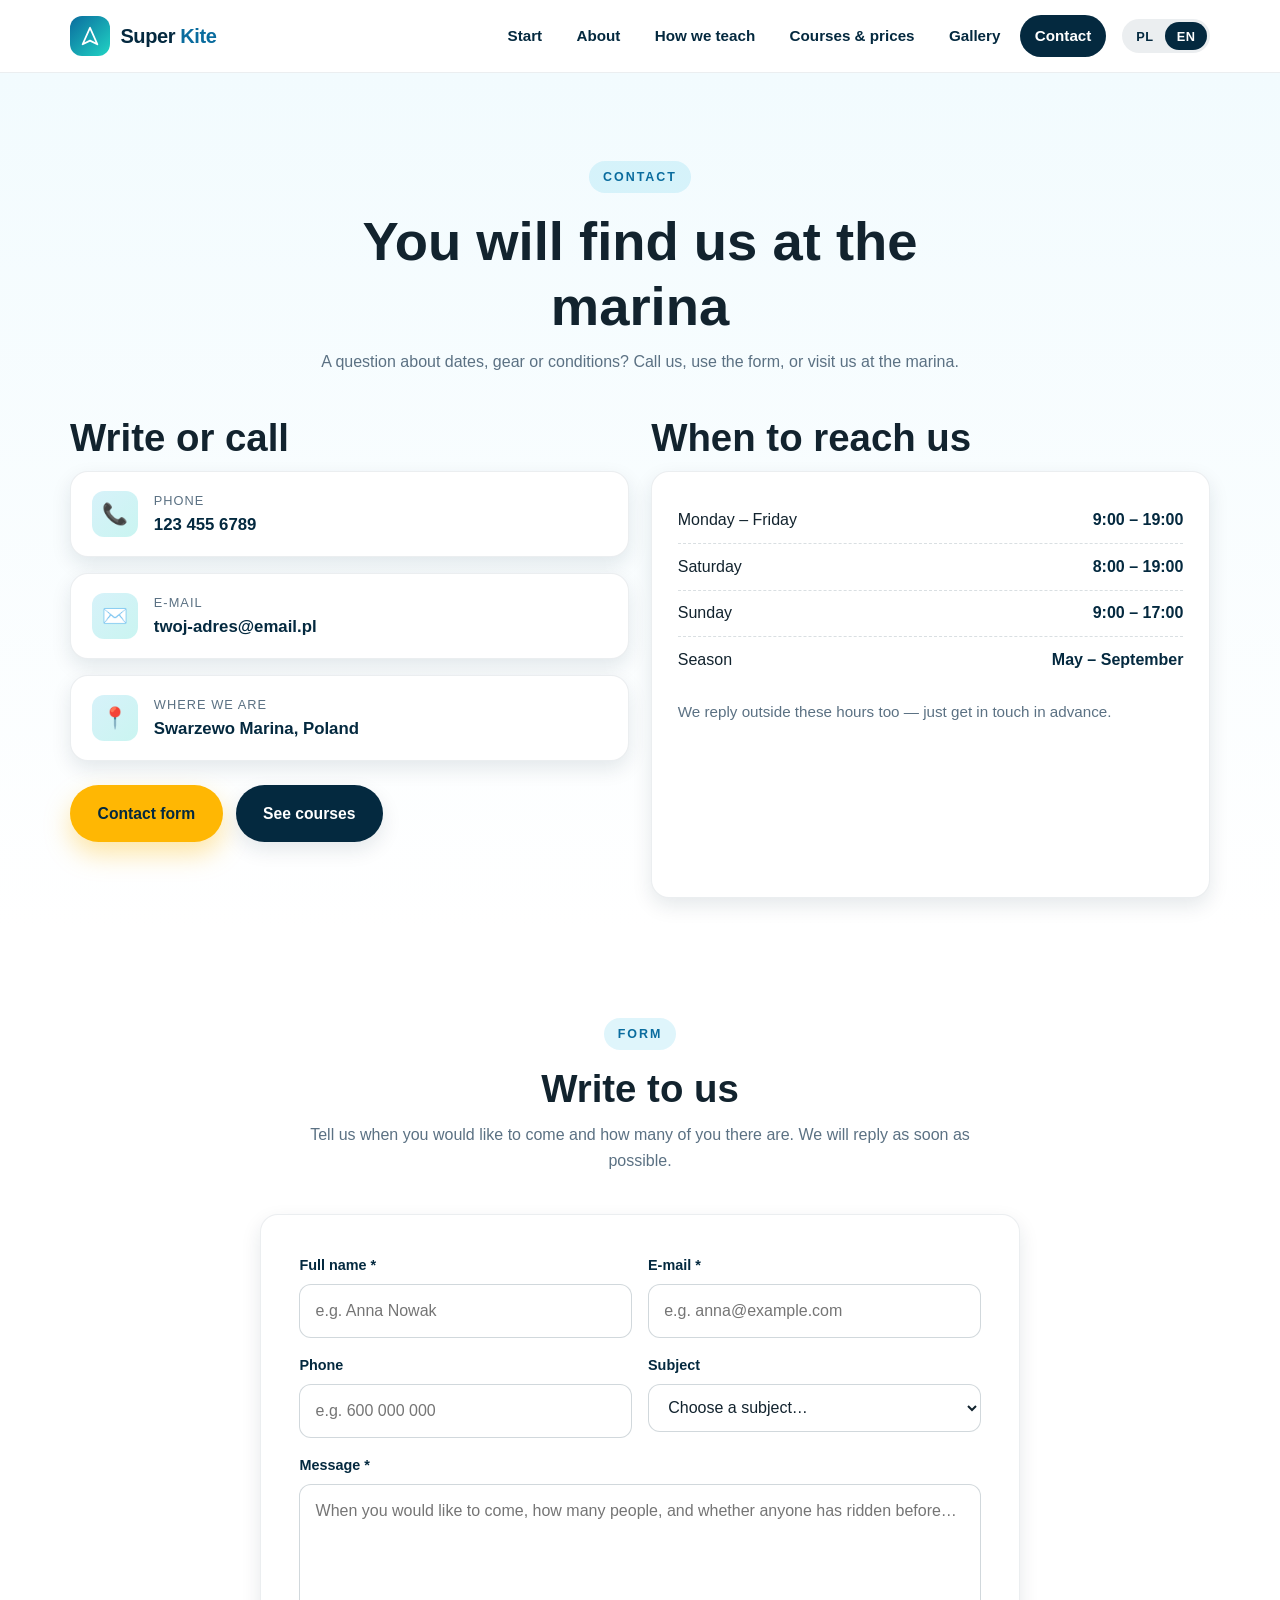
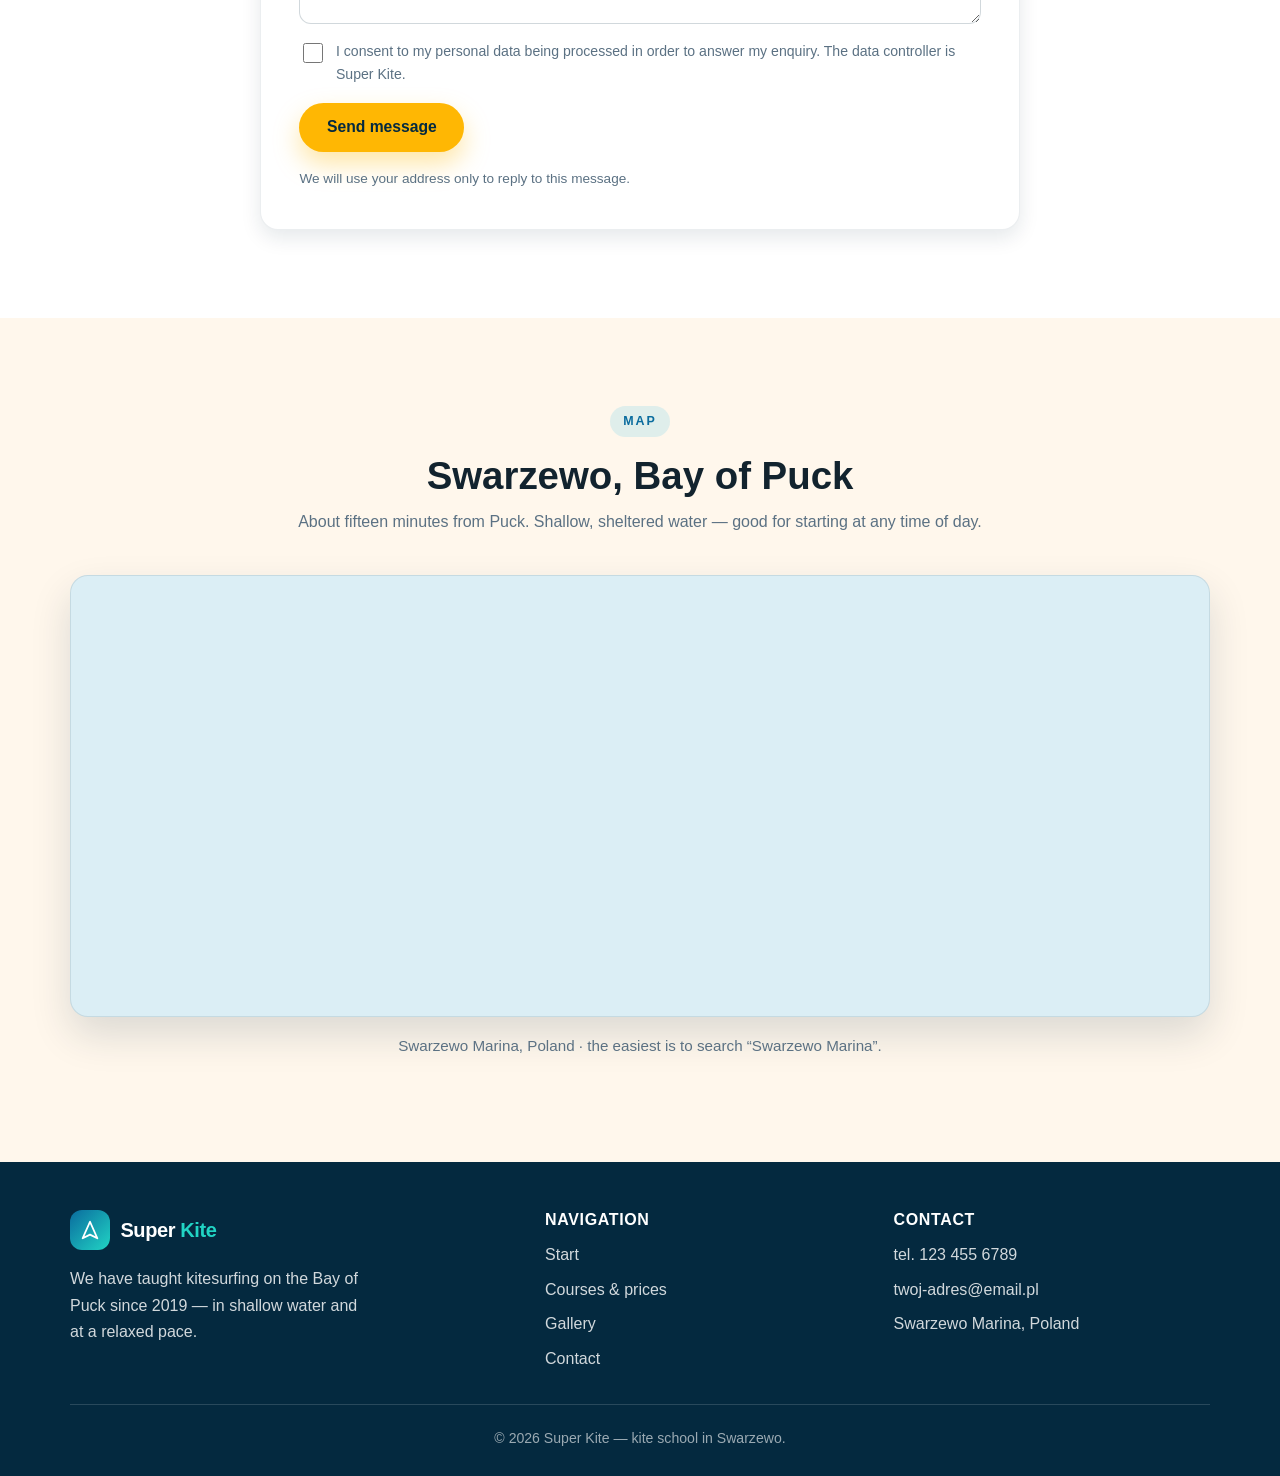
<file: informacje.html>
<!DOCTYPE html>
<html lang="pl">
<head>
  <meta charset="UTF-8" />
  <meta name="viewport" content="width=device-width, initial-scale=1, viewport-fit=cover" />
  <meta name="theme-color" content="#04293f" />
  <meta name="color-scheme" content="light" />
  <title data-i18n="info.title">Informacje i kontakt — Super Kite | Przystań Swarzewo</title>
  <meta name="description" data-i18n-attr="content:info.desc" content="Kontakt do szkoły kitesurfingu Super Kite: tel. 123 455 6789, formularz kontaktowy i mapa." />

  <!-- SEO / social -->
  <link rel="canonical" href="https://twojadomena.pl/informacje.html" />
  <meta name="robots" content="index, follow, max-image-preview:large" />
  <link rel="icon" href="assets/favicon.svg" type="image/svg+xml" />
  <link rel="preconnect" href="https://maps.google.com" />
  <link rel="preconnect" href="https://maps.gstatic.com" crossorigin />
  <meta name="geo.region" content="PL-PM" />
  <meta name="geo.placename" content="Swarzewo" />
  <meta name="geo.position" content="54.7564;18.3833" />
  <meta name="ICBM" content="54.7564, 18.3833" />

  <meta property="og:type" content="website" />
  <meta property="og:site_name" content="Super Kite" />
  <meta property="og:locale" content="pl_PL" />
  <meta property="og:locale:alternate" content="en_US" />
  <meta property="og:title" content="Kontakt i lokalizacja — Super Kite" />
  <meta property="og:description" content="Tel. 123 455 6789. Formularz kontaktowy i mapa — Przystań Swarzewo." />
  <meta property="og:url" content="https://twojadomena.pl/informacje.html" />
  <meta property="og:image" content="https://twojadomena.pl/assets/img/opt/kite-03-jump-1280.jpg" />
  <meta property="og:image:width" content="1280" />
  <meta property="og:image:height" content="853" />
  <meta property="og:image:alt" content="Kitesurfer w powietrzu podczas skoku nad wodą" />

  <meta name="twitter:card" content="summary_large_image" />
  <meta name="twitter:title" content="Kontakt i lokalizacja — Super Kite" />
  <meta name="twitter:description" content="Tel. 123 455 6789. Przystań Swarzewo, Polska." />
  <meta name="twitter:image" content="https://twojadomena.pl/assets/img/opt/kite-03-jump-1280.jpg" />

  <link rel="stylesheet" href="css/style.css" />

  <!-- Dane strukturalne dla Google -->
  <script type="application/ld+json">
  {
    "@context": "https://schema.org",
    "@type": "ContactPage",
    "url": "https://twojadomena.pl/informacje.html",
    "name": "Kontakt i lokalizacja — Super Kite",
    "mainEntity": {
      "@type": "SportsActivityLocation",
      "name": "Super Kite — szkoła kitesurfingu",
      "url": "https://twojadomena.pl/",
      "telephone": "+481234556789",
      "image": "https://twojadomena.pl/assets/img/opt/kite-03-jump-1280.jpg",
      "address": {
        "@type": "PostalAddress",
        "streetAddress": "Przystań Swarzewo",
        "addressLocality": "Swarzewo",
        "addressRegion": "Pomorskie",
        "addressCountry": "PL"
      },
      "geo": { "@type": "GeoCoordinates", "latitude": 54.7564, "longitude": 18.3833 },
      "openingHoursSpecification": [
        { "@type": "OpeningHoursSpecification", "dayOfWeek": ["Monday", "Tuesday", "Wednesday", "Thursday", "Friday"], "opens": "09:00", "closes": "19:00" },
        { "@type": "OpeningHoursSpecification", "dayOfWeek": "Saturday", "opens": "08:00", "closes": "19:00" },
        { "@type": "OpeningHoursSpecification", "dayOfWeek": "Sunday", "opens": "09:00", "closes": "17:00" }
      ]
    }
  }
  </script>
  <script type="application/ld+json">
  {
    "@context": "https://schema.org",
    "@type": "BreadcrumbList",
    "itemListElement": [
      { "@type": "ListItem", "position": 1, "name": "Strona główna", "item": "https://twojadomena.pl/index.html" },
      { "@type": "ListItem", "position": 2, "name": "Informacje", "item": "https://twojadomena.pl/informacje.html" }
    ]
  }
  </script>
</head>
<body>

  <a class="skip-link" href="#main" data-i18n="a11y.skip">Przejdź do treści</a>

  <header class="site-header">
    <div class="container">
      <nav class="nav" aria-label="Menu główne">
        <a class="brand" href="index.html">
          <span class="brand__mark" aria-hidden="true">
            <svg viewBox="0 0 24 24" fill="none" stroke="currentColor" stroke-width="2" stroke-linecap="round" stroke-linejoin="round">
              <path d="M12 3 4 21l8-4 8 4-8-18Z" />
            </svg>
          </span>
          <span>Super <strong>Kite</strong></span>
        </a>

        <ul class="nav__links">
          <li><a href="index.html" data-i18n="nav.home">Strona główna</a></li>
          <li><a href="index.html#o-szkole" data-i18n="nav.about">O szkole</a></li>
          <li><a href="index.html#dlaczego-my" data-i18n="nav.why">Dlaczego my</a></li>
          <li><a href="cennik.html" data-i18n="nav.pricing">Cennik</a></li>
          <li><a href="galeria.html" data-i18n="nav.gallery">Galeria</a></li>
          <li><a href="informacje.html" class="is-active" aria-current="page" data-i18n="nav.info">Informacje</a></li>
        </ul>

        <div class="nav__actions">
          <div class="lang" role="group" aria-label="Język / Language">
            <button class="lang__btn" type="button" data-lang="pl" aria-pressed="true">PL</button>
            <button class="lang__btn" type="button" data-lang="en" aria-pressed="false">EN</button>
          </div>
          <button class="nav__toggle" aria-label="Otwórz menu" aria-expanded="false">☰</button>
        </div>
      </nav>
    </div>
  </header>

  <main id="main">

    <section class="section section--tint">
      <div class="container">
        <div class="section__head">
          <span class="eyebrow" data-i18n="info.eyebrow">Informacje</span>
          <h1 data-i18n="info.h1">Kontakt i lokalizacja</h1>
          <p data-i18n="info.lead">Masz pytanie o kurs, wolne terminy albo warunki na wodzie? Zadzwoń, napisz albo przyjedź na przystań.</p>
        </div>

        <div class="grid grid--2">

          <div>
            <h2 data-i18n="info.contactH2">Dane kontaktowe</h2>
            <ul class="contact-list">
              <li class="contact-item">
                <span class="contact-item__icon" aria-hidden="true">📞</span>
                <span>
                  <small data-i18n="info.phoneLabel">Telefon</small>
                  <a href="tel:1234556789">123 455 6789</a>
                </span>
              </li>
              <li class="contact-item">
                <span class="contact-item__icon" aria-hidden="true">✉️</span>
                <span>
                  <small data-i18n="info.emailLabel">E-mail</small>
                  <a href="mailto:twoj-adres@email.pl" data-email>twoj-adres@email.pl</a>
                </span>
              </li>
              <li class="contact-item">
                <span class="contact-item__icon" aria-hidden="true">📍</span>
                <span>
                  <small data-i18n="info.addressLabel">Adres</small>
                  <strong data-i18n="info.addressValue">Przystań Swarzewo, Polska</strong>
                </span>
              </li>
            </ul>

            <div class="hero__actions" style="margin-top:1.5rem">
              <a class="btn btn--primary" href="#formularz" data-i18n="info.write">Napisz do nas</a>
              <a class="btn btn--dark" href="cennik.html" data-i18n="info.pricing">Zobacz cennik</a>
            </div>
          </div>

          <div>
            <h2 data-i18n="info.hoursH2">Godziny pracy</h2>
            <div class="card">
              <ul class="info-hours">
                <li><span data-i18n="info.day1l">Poniedziałek – Piątek</span><span data-i18n="info.day1v">9:00 – 19:00</span></li>
                <li><span data-i18n="info.day2l">Sobota</span><span data-i18n="info.day2v">8:00 – 19:00</span></li>
                <li><span data-i18n="info.day3l">Niedziela</span><span data-i18n="info.day3v">9:00 – 17:00</span></li>
                <li><span data-i18n="info.day4l">Sezon</span><span data-i18n="info.day4v">maj – wrzesień</span></li>
              </ul>
              <p style="margin:1rem 0 0;color:var(--text-muted);font-size:.95rem" data-i18n="info.hoursNote">
                Zajęcia ustalamy także poza godzinami — wystarczy wcześniejszy telefon.
              </p>
            </div>
          </div>

        </div>
      </div>
    </section>

    <!-- ================= FORMULARZ KONTAKTOWY ================= -->
    <section class="section" id="formularz">
      <div class="container">
        <div class="section__head">
          <span class="eyebrow" data-i18n="info.formEyebrow">Formularz kontaktowy</span>
          <h2 data-i18n="info.formH2">Napisz do nas</h2>
          <p data-i18n="info.formLead">Wypełnij formularz, a wiadomość trafi prosto na nasz e-mail. Odpowiadamy zwykle tego samego dnia.</p>
        </div>

        <div class="form-card">
          <!-- Formularz wysyła wiadomości przez darmową usługę FormSubmit (bez konta).
               Wiadomość trafia na adres podany w action poniżej — podmień go na własny.
               Przy pierwszej wysyłce FormSubmit wyśle na ten adres link do aktywacji. -->
          <form class="form" id="contact-form" action="https://formsubmit.co/twoj-adres@email.pl" method="POST">
            <input type="hidden" name="_subject" value="Nowa wiadomość ze strony Super Kite" data-i18n-attr="value:info.formSubject" />
            <input type="hidden" name="_template" value="table" />
            <input type="hidden" name="_captcha" value="false" />
            <input type="hidden" name="_autoresponse" value="Dziękujemy za wiadomość do Super Kite!" data-i18n-attr="value:info.formAutoresponse" />

            <!-- Honeypot: ukryte pole-pułapka na boty. Ludzie go nie widzą, boty wypełniają. -->
            <div class="form__hp" aria-hidden="true">
              <label for="cf-honey">Nie wypełniaj tego pola</label>
              <input type="text" id="cf-honey" name="_honey" tabindex="-1" autocomplete="off" />
            </div>

            <div class="form__row">
              <div class="form__field">
                <label for="cf-name" data-i18n="info.formName">Imię i nazwisko *</label>
                <input type="text" id="cf-name" name="name" required autocomplete="name" placeholder="np. Anna Kowalska" data-i18n-attr="placeholder:info.formNamePh" />
              </div>
              <div class="form__field">
                <label for="cf-email" data-i18n="info.formEmail">E-mail *</label>
                <input type="email" id="cf-email" name="email" required autocomplete="email" placeholder="np. anna@example.com" data-i18n-attr="placeholder:info.formEmailPh" />
              </div>
            </div>

            <div class="form__row">
              <div class="form__field">
                <label for="cf-phone" data-i18n="info.formPhone">Telefon (opcjonalnie)</label>
                <input type="tel" id="cf-phone" name="phone" autocomplete="tel" placeholder="np. +48 600 000 000" data-i18n-attr="placeholder:info.formPhonePh" />
              </div>
              <div class="form__field">
                <label for="cf-topic" data-i18n="info.formTopic">Temat</label>
                <select id="cf-topic" name="topic">
                  <option value="" data-i18n="info.formTopic0">Wybierz temat…</option>
                  <option value="Kurs 1 godzina" data-i18n="info.formTopic1">Kurs 1 godzina</option>
                  <option value="Kurs 2 godziny" data-i18n="info.formTopic2">Kurs 2 godziny</option>
                  <option value="Kurs 6 godzin" data-i18n="info.formTopic3">Kurs 6 godzin</option>
                  <option value="Kurs 8 godzin" data-i18n="info.formTopic4">Kurs 8 godzin</option>
                  <option value="Inne pytanie" data-i18n="info.formTopic5">Inne pytanie</option>
                </select>
              </div>
            </div>

            <div class="form__field">
              <label for="cf-message" data-i18n="info.formMessage">Wiadomość *</label>
              <textarea id="cf-message" name="message" required placeholder="Napisz, czego chcesz się dowiedzieć…" data-i18n-attr="placeholder:info.formMessagePh"></textarea>
            </div>

            <label class="form__consent" for="cf-consent">
              <input type="checkbox" id="cf-consent" name="consent" value="yes" required />
              <span data-i18n="info.formConsent">Wyrażam zgodę na przetwarzanie moich danych osobowych w celu odpowiedzi na zapytanie.</span>
            </label>

            <button class="btn btn--primary form__submit" type="submit" data-i18n="info.formSubmit">Wyślij wiadomość</button>
            <p class="form__status" id="cf-status" role="status" aria-live="polite"></p>
            <p class="form__hint" data-i18n="info.formHint">Twoje dane wykorzystamy wyłącznie do odpowiedzi na tę wiadomość.</p>
          </form>
        </div>
      </div>
    </section>

    <section class="section section--sand" id="mapa">
      <div class="container">
        <div class="section__head">
          <span class="eyebrow" data-i18n="info.mapEyebrow">Mapa</span>
          <h2 data-i18n="info.mapH2">Jesteśmy na przystani w Swarzewie</h2>
          <p data-i18n="info.mapLead">Swarzewo leży nad Zatoką Pucką, kilka kilometrów od Pucka.</p>
        </div>

        <div class="map-wrap">
          <iframe
            title="Mapa Google — przystań w Swarzewie"
            src="https://maps.google.com/maps?q=Przysta%C5%84%20Swarzewo%2C%20Polska&t=&z=14&ie=UTF8&iwloc=&output=embed"
            loading="lazy"
            referrerpolicy="no-referrer-when-downgrade"
            allowfullscreen>
          </iframe>
        </div>

        <p class="map-caption" data-i18n="info.mapCaption">Przystań Swarzewo, Polska.</p>
      </div>
    </section>

  </main>

  <footer class="site-footer">
    <div class="container">
      <div class="footer-grid">
        <div>
          <a class="brand" href="index.html">
            <span class="brand__mark" aria-hidden="true">
              <svg viewBox="0 0 24 24" fill="none" stroke="currentColor" stroke-width="2" stroke-linecap="round" stroke-linejoin="round">
                <path d="M12 3 4 21l8-4 8 4-8-18Z" />
              </svg>
            </span>
            <span>Super <strong>Kite</strong></span>
          </a>
          <p style="margin-top:1rem;max-width:34ch" data-i18n="footer.tagline">Szkoła kitesurfingu nad Zatoką Pucką.</p>
        </div>

        <div>
          <h3 data-i18n="footer.navHeading">Nawigacja</h3>
          <ul>
            <li><a href="index.html" data-i18n="nav.home">Strona główna</a></li>
            <li><a href="cennik.html" data-i18n="nav.pricing">Cennik</a></li>
            <li><a href="galeria.html" data-i18n="nav.gallery">Galeria</a></li>
            <li><a href="informacje.html" data-i18n="nav.info">Informacje i kontakt</a></li>
          </ul>
        </div>

        <div>
          <h3 data-i18n="footer.contactHeading">Kontakt</h3>
          <ul>
            <li><a href="tel:1234556789">tel. 123 455 6789</a></li>
            <li><a href="mailto:twoj-adres@email.pl" data-email>twoj-adres@email.pl</a></li>
            <li data-i18n="footer.location">Przystań Swarzewo, Polska</li>
          </ul>
        </div>
      </div>

      <div class="footer-bottom"></div>
    </div>
  </footer>

  <script src="js/config.js"></script>
  <script src="js/i18n.js"></script>
  <script src="js/main.js"></script>
</body>
</html>
</file>
<file: css/style.css>
/* ==========================================================================
   Super Kite — szkoła kitesurfingu
   Wspólny arkusz stylów dla wszystkich podstron
   ========================================================================== */

:root {
  --blue-dark: #04293f;
  --blue: #0a6c9e;
  --blue-light: #1fb6e0;
  --turquoise: #21d4c4;
  --sand: #fff7ec;
  --sun: #ffb703;
  --text: #12232e;
  --text-muted: #5b7183;
  --white: #ffffff;
  --radius: 18px;
  --shadow: 0 18px 40px rgba(4, 41, 63, 0.14);
  --shadow-sm: 0 8px 20px rgba(4, 41, 63, 0.1);
  --max-width: 1180px;
  --header-h: 72px;
}

* {
  box-sizing: border-box;
}

html {
  scroll-behavior: smooth;
  scroll-padding-top: calc(var(--header-h) + 0.75rem);
  -webkit-text-size-adjust: 100%;
  text-size-adjust: 100%;
}

body {
  margin: 0;
  font-family: "Segoe UI", "Helvetica Neue", Arial, sans-serif;
  color: var(--text);
  background: var(--white);
  line-height: 1.65;
  -webkit-font-smoothing: antialiased;
  -moz-osx-font-smoothing: grayscale;
  overflow-x: hidden;
  overflow-wrap: break-word;
  -webkit-tap-highlight-color: transparent;
}

img {
  max-width: 100%;
  height: auto;
  display: block;
}

a {
  color: var(--blue);
}

a,
button,
input,
select,
textarea {
  touch-action: manipulation;
}

button {
  font-family: inherit;
}

h1,
h2,
h3 {
  line-height: 1.2;
  margin: 0 0 0.6rem;
}

h1 {
  font-size: clamp(2.1rem, 5vw, 3.4rem);
}

h2 {
  font-size: clamp(1.6rem, 3.4vw, 2.4rem);
}

h3 {
  font-size: 1.2rem;
}

p {
  margin: 0 0 1rem;
}

/* ---------- Dostępność ---------- */

.skip-link {
  position: absolute;
  left: -9999px;
  top: 0;
  z-index: 1000;
  background: var(--blue-dark);
  color: var(--white);
  padding: 0.8rem 1.1rem;
  text-decoration: none;
  font-weight: 700;
  -webkit-border-radius: 0 0 12px 0;
  border-radius: 0 0 12px 0;
}

.skip-link:focus {
  left: 0;
  outline: 3px solid var(--sun);
  outline-offset: 2px;
}

.sr-only {
  position: absolute;
  width: 1px;
  height: 1px;
  padding: 0;
  margin: -1px;
  overflow: hidden;
  clip: rect(0, 0, 0, 0);
  white-space: nowrap;
  border: 0;
}

/* ---------- Układ ---------- */

.container {
  width: 100%;
  max-width: var(--max-width);
  margin: 0 auto;
  padding: 0 1.25rem;
  padding-left: max(1.25rem, env(safe-area-inset-left));
  padding-right: max(1.25rem, env(safe-area-inset-right));
}

.section {
  padding: clamp(3rem, 7vw, 5.5rem) 0;
}

.section--tint {
  background: linear-gradient(180deg, #f2fbfe 0%, #ffffff 100%);
}

.section--sand {
  background: var(--sand);
}

.section__head {
  max-width: 720px;
  margin: 0 auto 2.5rem;
  text-align: center;
}

.section__head p {
  color: var(--text-muted);
  margin-bottom: 0;
}

.eyebrow {
  display: inline-block;
  font-size: 0.78rem;
  font-weight: 700;
  letter-spacing: 0.16em;
  text-transform: uppercase;
  color: var(--blue);
  background: rgba(31, 182, 224, 0.14);
  padding: 0.35rem 0.85rem;
  border-radius: 999px;
  margin-bottom: 1rem;
}

/* ---------- Nawigacja ---------- */

.site-header {
  position: sticky;
  top: 0;
  z-index: 100;
  background: rgba(255, 255, 255, 0.92);
  padding-top: env(safe-area-inset-top);
  -webkit-backdrop-filter: blur(10px);
  backdrop-filter: blur(10px);
  border-bottom: 1px solid rgba(4, 41, 63, 0.08);
}

.nav {
  display: flex;
  align-items: center;
  justify-content: space-between;
  gap: 1rem;
  min-height: var(--header-h);
}

.brand {
  display: flex;
  align-items: center;
  gap: 0.65rem;
  text-decoration: none;
  color: var(--blue-dark);
  font-weight: 800;
  font-size: 1.25rem;
  letter-spacing: -0.02em;
}

.brand__mark {
  width: 40px;
  height: 40px;
  flex: 0 0 40px;
  border-radius: 12px;
  background: linear-gradient(135deg, var(--blue) 0%, var(--turquoise) 100%);
  display: grid;
  place-items: center;
  color: var(--white);
}

.brand__mark svg {
  width: 22px;
  height: 22px;
}

.brand span strong {
  color: var(--blue);
}

.nav__links {
  display: flex;
  align-items: center;
  gap: 0.35rem;
  list-style: none;
  margin: 0;
  padding: 0;
}

.nav__links a {
  display: block;
  padding: 0.5rem 0.9rem;
  border-radius: 999px;
  text-decoration: none;
  color: var(--blue-dark);
  font-weight: 600;
  font-size: 0.95rem;
  transition: background 0.2s ease, color 0.2s ease;
}

.nav__links a:hover {
  background: rgba(31, 182, 224, 0.14);
}

.nav__links a.is-active {
  background: var(--blue-dark);
  color: var(--white);
}

.nav__toggle {
  display: none;
  align-items: center;
  justify-content: center;
  border: 0;
  background: var(--blue-dark);
  color: var(--white);
  width: 44px;
  height: 44px;
  -webkit-border-radius: 12px;
  border-radius: 12px;
  cursor: pointer;
  font-size: 1.3rem;
  line-height: 1;
}

/* ---------- Hero ---------- */

.hero {
  position: relative;
  color: var(--white);
  background:
    linear-gradient(160deg, rgba(4, 41, 63, 0.82) 0%, rgba(10, 108, 158, 0.7) 55%, rgba(33, 212, 196, 0.62) 100%),
    radial-gradient(circle at 20% 20%, #1fb6e0 0%, #04293f 70%);
  overflow: hidden;
}

.hero::after {
  content: "";
  position: absolute;
  top: auto;
  right: -10%;
  bottom: -55%;
  left: -10%;
  inset: auto -10% -55% -10%;
  height: 70%;
  background: radial-gradient(ellipse at center, rgba(255, 255, 255, 0.22) 0%, transparent 65%);
  pointer-events: none;
}

.hero__inner {
  position: relative;
  z-index: 1;
  padding: clamp(3.5rem, 9vw, 7rem) 0 clamp(4rem, 10vw, 7.5rem);
  max-width: 760px;
}

.hero h1 span {
  color: var(--turquoise);
}

.hero__lead {
  font-size: clamp(1.02rem, 2.1vw, 1.25rem);
  color: rgba(255, 255, 255, 0.92);
  max-width: 44ch;
}

.hero__actions {
  display: flex;
  flex-wrap: wrap;
  gap: 0.8rem;
  margin-top: 1.8rem;
}

.hero__stats {
  position: relative;
  z-index: 1;
  display: grid;
  grid-template-columns: repeat(auto-fit, minmax(min(150px, 100%), 1fr));
  gap: 1rem;
  padding-bottom: 3rem;
  margin-top: -1.5rem;
}

.stat {
  background: rgba(255, 255, 255, 0.12);
  border: 1px solid rgba(255, 255, 255, 0.24);
  border-radius: var(--radius);
  padding: 1rem 1.2rem;
  backdrop-filter: blur(6px);
}

.stat strong {
  display: block;
  font-size: 1.7rem;
  color: var(--white);
}

.stat span {
  font-size: 0.9rem;
  color: rgba(255, 255, 255, 0.85);
}

/* ---------- Przyciski ---------- */

.btn {
  display: inline-flex;
  align-items: center;
  justify-content: center;
  gap: 0.5rem;
  padding: 0.85rem 1.6rem;
  min-height: 46px;
  border-radius: 999px;
  font-weight: 700;
  font-size: 0.98rem;
  text-decoration: none;
  border: 2px solid transparent;
  cursor: pointer;
  touch-action: manipulation;
  -webkit-user-select: none;
  user-select: none;
  transition: transform 0.15s ease, box-shadow 0.2s ease, background 0.2s ease;
}

.btn:hover {
  transform: translateY(-2px);
}

.btn--primary {
  background: var(--sun);
  color: var(--blue-dark);
  box-shadow: 0 12px 26px rgba(255, 183, 3, 0.35);
}

.btn--ghost {
  background: transparent;
  color: var(--white);
  border-color: rgba(255, 255, 255, 0.7);
}

.btn--ghost:hover {
  background: rgba(255, 255, 255, 0.14);
}

.btn--dark {
  background: var(--blue-dark);
  color: var(--white);
  box-shadow: var(--shadow-sm);
}

.btn--block {
  width: 100%;
}

/* ---------- Karty / siatki ---------- */

.grid {
  display: grid;
  gap: 1.4rem;
}

.grid--3 {
  grid-template-columns: repeat(auto-fit, minmax(min(260px, 100%), 1fr));
}

.grid--2 {
  grid-template-columns: repeat(auto-fit, minmax(min(300px, 100%), 1fr));
}

.card {
  background: var(--white);
  border: 1px solid rgba(4, 41, 63, 0.08);
  border-radius: var(--radius);
  padding: 1.6rem;
  box-shadow: var(--shadow-sm);
  height: 100%;
}

.card__icon {
  width: 52px;
  height: 52px;
  border-radius: 14px;
  display: grid;
  place-items: center;
  font-size: 1.5rem;
  background: linear-gradient(135deg, rgba(31, 182, 224, 0.18), rgba(33, 212, 196, 0.22));
  margin-bottom: 0.9rem;
}

.card p {
  color: var(--text-muted);
  margin-bottom: 0;
}

/* ---------- O nas ---------- */

.about {
  display: grid;
  grid-template-columns: 1.15fr 0.85fr;
  gap: 2.5rem;
  align-items: center;
}

.about__list {
  list-style: none;
  margin: 1.4rem 0 0;
  padding: 0;
  display: grid;
  gap: 0.7rem;
}

.about__list li {
  display: flex;
  gap: 0.7rem;
  align-items: flex-start;
  font-weight: 500;
}

.about__list li::before {
  content: "✔";
  color: var(--blue);
  font-weight: 800;
}

.about__panel {
  background: linear-gradient(150deg, var(--blue-dark), var(--blue));
  color: var(--white);
  border-radius: var(--radius);
  padding: 2rem;
  box-shadow: var(--shadow);
}

.about__panel h3 {
  color: var(--turquoise);
  margin-bottom: 1.4rem;
}

.quote {
  font-style: italic;
  color: rgba(255, 255, 255, 0.92);
  margin-bottom: 0.6rem;
}

.quote__author {
  font-style: normal;
  font-weight: 700;
  color: var(--white);
  font-size: 0.9rem;
}

.stars {
  color: var(--sun);
  letter-spacing: 0.15em;
  margin-bottom: 0.5rem;
}

/* ---------- Cennik ---------- */

.price-grid {
  display: grid;
  grid-template-columns: repeat(auto-fit, minmax(min(230px, 100%), 1fr));
  gap: 1.4rem;
  align-items: stretch;
}

.price-card {
  background: var(--white);
  border: 1px solid rgba(4, 41, 63, 0.1);
  border-radius: var(--radius);
  padding: 1.8rem 1.5rem;
  text-align: center;
  display: flex;
  flex-direction: column;
  box-shadow: var(--shadow-sm);
  position: relative;
  transition: transform 0.2s ease, box-shadow 0.2s ease;
}

.price-card:hover {
  transform: translateY(-4px);
  box-shadow: var(--shadow);
}

.price-card--featured {
  border: 2px solid var(--turquoise);
  box-shadow: var(--shadow);
}

.price-card__badge {
  position: absolute;
  top: -14px;
  left: 50%;
  transform: translateX(-50%);
  background: var(--turquoise);
  color: var(--blue-dark);
  font-size: 0.75rem;
  font-weight: 800;
  letter-spacing: 0.08em;
  text-transform: uppercase;
  padding: 0.3rem 0.9rem;
  border-radius: 999px;
  white-space: nowrap;
}

.price-card__time {
  font-weight: 700;
  color: var(--blue);
  text-transform: uppercase;
  letter-spacing: 0.06em;
  font-size: 0.88rem;
}

.price-card__price {
  font-size: 2.6rem;
  font-weight: 800;
  color: var(--blue-dark);
  margin: 0.4rem 0 0;
  line-height: 1;
}

.price-card__price small {
  font-size: 1rem;
  font-weight: 600;
  color: var(--text-muted);
}

.price-card__desc {
  color: var(--text-muted);
  font-size: 0.95rem;
  margin: 0.9rem 0 1.4rem;
  flex-grow: 1;
}

.note {
  margin-top: 2rem;
  background: rgba(31, 182, 224, 0.1);
  border-left: 4px solid var(--blue-light);
  border-radius: 12px;
  padding: 1rem 1.2rem;
  color: var(--text-muted);
  font-size: 0.95rem;
}

/* ---------- Mapa ---------- */

.map-wrap {
  border-radius: var(--radius);
  overflow: hidden;
  box-shadow: var(--shadow);
  border: 1px solid rgba(4, 41, 63, 0.1);
  background: #dbeef5;
  line-height: 0;
}

.map-wrap iframe {
  width: 100%;
  height: clamp(280px, 52vw, 440px);
  border: 0;
  display: block;
}

.map-caption {
  margin-top: 1rem;
  text-align: center;
  color: var(--text-muted);
  font-size: 0.95rem;
}

/* ---------- Kontakt ---------- */

.contact-list {
  list-style: none;
  margin: 0;
  padding: 0;
  display: grid;
  gap: 1rem;
}

.contact-item {
  display: flex;
  gap: 1rem;
  align-items: center;
  background: var(--white);
  border: 1px solid rgba(4, 41, 63, 0.08);
  border-radius: var(--radius);
  padding: 1.1rem 1.3rem;
  box-shadow: var(--shadow-sm);
}

.contact-item__icon {
  width: 46px;
  height: 46px;
  flex: 0 0 46px;
  border-radius: 12px;
  display: grid;
  place-items: center;
  font-size: 1.3rem;
  background: linear-gradient(135deg, rgba(31, 182, 224, 0.18), rgba(33, 212, 196, 0.24));
}

.contact-item small {
  display: block;
  color: var(--text-muted);
  font-size: 0.8rem;
  text-transform: uppercase;
  letter-spacing: 0.08em;
}

.contact-item a,
.contact-item strong {
  font-size: 1.05rem;
  color: var(--blue-dark);
  text-decoration: none;
  font-weight: 700;
  word-break: break-word;
}

.contact-item a:hover {
  color: var(--blue);
  text-decoration: underline;
}

.info-hours {
  list-style: none;
  margin: 0;
  padding: 0;
}

.info-hours li {
  display: flex;
  justify-content: space-between;
  gap: 1rem;
  padding: 0.6rem 0;
  border-bottom: 1px dashed rgba(4, 41, 63, 0.15);
}

.info-hours li:last-child {
  border-bottom: 0;
}

.info-hours span:last-child {
  font-weight: 700;
  color: var(--blue-dark);
}

/* ---------- Formularz kontaktowy ---------- */

.form-card {
  max-width: 760px;
  margin: 0 auto;
  background: var(--white);
  border: 1px solid rgba(4, 41, 63, 0.08);
  -webkit-border-radius: var(--radius);
  border-radius: var(--radius);
  padding: clamp(1.4rem, 4vw, 2.4rem);
  box-shadow: var(--shadow-sm);
}

.form {
  display: grid;
  gap: 1rem;
}

.form__row {
  display: grid;
  grid-template-columns: repeat(auto-fit, minmax(min(240px, 100%), 1fr));
  gap: 1rem;
}

.form__field {
  display: flex;
  flex-direction: column;
  gap: 0.4rem;
}

.form__field label {
  font-weight: 700;
  font-size: 0.9rem;
  color: var(--blue-dark);
}

.form input[type="text"],
.form input[type="email"],
.form input[type="tel"],
.form select,
.form textarea {
  width: 100%;
  font: inherit;
  font-size: 1rem; /* >= 16px: Safari na iOS nie powiększa wtedy pola */
  color: var(--text);
  background: var(--white);
  border: 1.5px solid rgba(4, 41, 63, 0.18);
  -webkit-border-radius: 12px;
  border-radius: 12px;
  padding: 0.8rem 0.95rem;
  min-height: 48px;
  transition: border-color 0.2s ease, box-shadow 0.2s ease;
}

.form textarea {
  min-height: 140px;
  resize: vertical;
}

.form input[type="text"]:focus,
.form input[type="email"]:focus,
.form input[type="tel"]:focus,
.form select:focus,
.form textarea:focus {
  outline: none;
  border-color: var(--blue-light);
  box-shadow: 0 0 0 4px rgba(31, 182, 224, 0.22);
}

.form input:invalid:not(:placeholder-shown),
.form textarea:invalid:not(:placeholder-shown) {
  border-color: #d9534f;
}

.form__consent {
  display: flex;
  gap: 0.6rem;
  align-items: flex-start;
  font-size: 0.88rem;
  color: var(--text-muted);
  cursor: pointer;
}

.form__consent input {
  width: 20px;
  height: 20px;
  flex: 0 0 20px;
  margin-top: 0.15rem;
  accent-color: var(--blue);
}

.form__submit {
  justify-self: start;
}

.form__status {
  margin: 0;
  font-size: 0.95rem;
  font-weight: 600;
  display: none;
}

.form__status.is-visible {
  display: block;
}

.form__status.is-success {
  color: #0a7d3c;
}

.form__status.is-error {
  color: #c0392b;
}

.form__hint {
  margin: 0;
  font-size: 0.85rem;
  color: var(--text-muted);
}

/* Honeypot — niewidoczny dla ludzi, wypełniany przez boty */
.form__hp {
  position: absolute !important;
  left: -9999px !important;
  width: 1px;
  height: 1px;
  overflow: hidden;
}

/* ---------- Charakter: naklejka, pasek z wiatrem, polaroidy ---------- */

.hero__sticker {
  position: absolute;
  top: clamp(1.5rem, 5vw, 3.5rem);
  right: clamp(1.5rem, 5vw, 4rem);
  z-index: 2;
  width: 112px;
  height: 112px;
  display: flex;
  flex-direction: column;
  align-items: center;
  justify-content: center;
  gap: 0.1rem;
  text-align: center;
  background: var(--sun);
  color: var(--blue-dark);
  border: 3px solid rgba(255, 255, 255, 0.8);
  border-radius: 50%;
  box-shadow: 0 12px 26px rgba(4, 41, 63, 0.28);
  transform: rotate(8deg);
}

.hero__sticker span {
  font-size: 0.68rem;
  font-weight: 800;
  letter-spacing: 0.18em;
  text-transform: uppercase;
}

.hero__sticker strong {
  font-size: 1.35rem;
  line-height: 1;
}

.wind-strip {
  background: var(--blue-dark);
  color: var(--sand);
  overflow: hidden;
  border-top: 1px solid rgba(255, 255, 255, 0.12);
  border-bottom: 1px solid rgba(255, 255, 255, 0.12);
  line-height: 0;
}

.wind-strip__track {
  display: flex;
  width: max-content;
  animation: wind-scroll 28s linear infinite;
}

.wind-strip__track span {
  padding: 0.75rem 0;
  white-space: nowrap;
  font-size: 0.8rem;
  font-weight: 700;
  letter-spacing: 0.08em;
  text-transform: uppercase;
  color: rgba(255, 255, 255, 0.82);
}

@keyframes wind-scroll {
  from { transform: translateX(0); }
  to { transform: translateX(-50%); }
}

.polaroids {
  display: grid;
  grid-template-columns: repeat(auto-fit, minmax(min(240px, 100%), 1fr));
  gap: 1.6rem;
  justify-items: center;
  margin-bottom: 2.2rem;
}

.polaroid {
  margin: 0;
  width: 100%;
  max-width: 320px;
  background: var(--white);
  padding: 0.7rem 0.7rem 1rem;
  border-radius: 6px;
  box-shadow: 0 14px 30px rgba(4, 41, 63, 0.18);
}

.polaroid img {
  width: 100%;
  height: 210px;
  object-fit: cover;
  border-radius: 3px;
  display: block;
}

.polaroid figcaption {
  margin-top: 0.7rem;
  text-align: center;
  font-style: italic;
  color: var(--text-muted);
  font-size: 0.9rem;
}

.polaroid--a { transform: rotate(-2.5deg); }
.polaroid--b { transform: rotate(1.8deg); }
.polaroid--c { transform: rotate(-1.2deg); }

@media (max-width: 860px) {
  .hero__sticker { display: none; }
}

@media (max-width: 620px) {
  .polaroid { transform: none; max-width: 100%; }
}

/* ---------- Stopka ---------- */

.site-footer {
  background: var(--blue-dark);
  color: rgba(255, 255, 255, 0.82);
  padding: 3rem 0 1.6rem;
  margin-top: 0;
}

.footer-grid {
  display: grid;
  grid-template-columns: 1.4fr 1fr 1fr;
  gap: 2rem;
  margin-bottom: 2rem;
}

.site-footer h3 {
  color: var(--white);
  margin: 0 0 0.8rem;
  font-size: 1rem;
  letter-spacing: 0.04em;
  text-transform: uppercase;
}

.site-footer a {
  color: rgba(255, 255, 255, 0.82);
  text-decoration: none;
}

.site-footer a:hover {
  color: var(--turquoise);
  text-decoration: underline;
}

.site-footer ul {
  list-style: none;
  margin: 0;
  padding: 0;
  display: grid;
  gap: 0.5rem;
}

.site-footer .brand {
  color: var(--white);
}

.site-footer .brand span strong {
  color: var(--turquoise);
}

.footer-bottom {
  border-top: 1px solid rgba(255, 255, 255, 0.15);
  padding-top: 1.4rem;
  text-align: center;
  font-size: 0.88rem;
  color: rgba(255, 255, 255, 0.6);
}

/* ---------- Przełącznik języka (prawy górny róg) ---------- */

.nav {
  position: relative;
}

.nav__links {
  margin-left: auto;
}

.nav__actions {
  display: flex;
  align-items: center;
  gap: 0.55rem;
}

.lang {
  display: flex;
  align-items: center;
  background: rgba(4, 41, 63, 0.08);
  border-radius: 999px;
  padding: 3px;
}

.lang__btn {
  border: 0;
  background: transparent;
  color: var(--blue-dark);
  font-weight: 800;
  font-size: 0.8rem;
  letter-spacing: 0.04em;
  padding: 0.38rem 0.72rem;
  border-radius: 999px;
  cursor: pointer;
  transition: background 0.2s ease, color 0.2s ease;
}

.lang__btn:hover {
  background: rgba(4, 41, 63, 0.1);
}

.lang__btn.is-active {
  background: var(--blue-dark);
  color: var(--white);
}

/* ---------- Galeria ---------- */

.gallery-grid {
  display: grid;
  grid-template-columns: repeat(auto-fill, minmax(min(260px, 100%), 1fr));
  gap: 1rem;
}

.gallery-item {
  position: relative;
  margin: 0;
  border-radius: var(--radius);
  overflow: hidden;
  cursor: zoom-in;
  box-shadow: var(--shadow-sm);
  background: #dbeef5;
}

.gallery-item img {
  width: 100%;
  height: 240px;
  object-fit: cover;
  transition: transform 0.35s ease;
}

.gallery-item:hover img {
  transform: scale(1.06);
}

.gallery-item__caption {
  position: absolute;
  left: 0;
  right: 0;
  bottom: 0;
  padding: 1.6rem 0.9rem 0.75rem;
  color: var(--white);
  font-size: 0.9rem;
  font-weight: 600;
  background: linear-gradient(180deg, transparent, rgba(4, 41, 63, 0.88));
}

.gallery-actions {
  margin-top: 2rem;
  text-align: center;
}

.gallery-credit h2 {
  font-size: 1.2rem;
  margin: 0 0 0.6rem;
}

.gallery-credit summary {
  cursor: pointer;
  font-weight: 700;
  color: var(--blue);
}

.credit-list {
  margin: 1rem 0 0;
  padding-left: 1.2rem;
  color: var(--text-muted);
  font-size: 0.88rem;
  display: grid;
  gap: 0.35rem;
}

@media (min-width: 900px) {
  .gallery-item--wide {
    grid-column: span 2;
  }
}

/* ---------- Lightbox ---------- */

.lightbox {
  position: fixed;
  top: 0;
  right: 0;
  bottom: 0;
  left: 0;
  inset: 0;
  z-index: 1000;
  display: none;
  align-items: center;
  justify-content: center;
  padding: 1.5rem;
  background: rgba(4, 20, 30, 0.92);
}

.lightbox.is-open {
  display: flex;
}

.lightbox__figure {
  margin: 0;
  max-width: min(1100px, 92vw);
  max-height: 88vh;
  text-align: center;
}

.lightbox__img {
  max-width: 100%;
  max-height: 80vh;
  width: auto;
  margin: 0 auto;
  border-radius: 12px;
  box-shadow: 0 20px 60px rgba(0, 0, 0, 0.5);
}

.lightbox__caption {
  color: var(--white);
  margin-top: 0.8rem;
  font-size: 0.95rem;
}

.lightbox__close {
  position: absolute;
  top: 1rem;
  right: 1.2rem;
  width: 46px;
  height: 46px;
  border: 0;
  border-radius: 50%;
  background: rgba(255, 255, 255, 0.15);
  color: var(--white);
  font-size: 1.6rem;
  line-height: 1;
  cursor: pointer;
}

.lightbox__close:hover {
  background: rgba(255, 255, 255, 0.3);
}

/* ---------- Responsywność: telefony, tablety, ekrany dotykowe ---------- */

/* Średnie ekrany: trochę ciaśniejsza nawigacja desktopowa */
@media (min-width: 981px) and (max-width: 1120px) {
  .nav__links a {
    padding: 0.5rem 0.65rem;
    font-size: 0.9rem;
  }
}

/* Tablety i telefony — menu przechodzi w tryb hamburgera */
@media (max-width: 980px) {
  .about {
    grid-template-columns: 1fr;
    gap: 1.8rem;
  }

  .footer-grid {
    grid-template-columns: 1fr;
    gap: 1.6rem;
  }

  .nav__toggle {
    display: inline-flex;
  }

  .nav__links {
    position: absolute;
    top: 100%;
    left: 0;
    right: 0;
    margin-left: 0;
    flex-direction: column;
    align-items: stretch;
    gap: 0.25rem;
    background: var(--white);
    padding: 0.8rem 1.25rem 1.2rem;
    box-shadow: var(--shadow);
    transform: translateY(-120%);
    opacity: 0;
    pointer-events: none;
    transition: transform 0.25s ease, opacity 0.25s ease;
    max-height: calc(100vh - var(--header-h));
    max-height: calc(100dvh - var(--header-h));
    overflow-y: auto;
    -webkit-overflow-scrolling: touch;
    overscroll-behavior: contain;
  }

  .nav__links.is-open {
    transform: translateY(0);
    opacity: 1;
    pointer-events: auto;
  }

  .nav__links a {
    padding: 0.8rem 1rem;
    border-radius: 12px;
    font-size: 1rem;
  }

  .lang__btn {
    padding: 0.5rem 0.85rem;
    min-height: 40px;
  }

  .lang {
    padding: 4px;
  }

  body.nav-open {
    overflow: hidden;
  }

  .map-wrap iframe {
    height: clamp(280px, 55vw, 380px);
  }
}

/* Telefony */
@media (max-width: 620px) {
  .hero__stats {
    grid-template-columns: repeat(2, minmax(0, 1fr));
    gap: 0.75rem;
    padding-bottom: 2rem;
  }

  .stat {
    padding: 0.85rem 1rem;
  }

  .stat strong {
    font-size: 1.45rem;
  }

  .hero__actions {
    gap: 0.6rem;
  }

  .hero__actions .btn {
    flex: 1 1 100%;
  }

  .about__panel {
    padding: 1.5rem;
  }

  .section__head {
    margin-bottom: 1.8rem;
  }

  .price-card__price {
    font-size: 2.2rem;
  }

  .gallery-item img {
    height: 210px;
  }

  .site-footer {
    padding-bottom: calc(1.6rem + env(safe-area-inset-bottom));
  }

  .site-footer ul {
    gap: 0.15rem;
  }

  .site-footer ul a {
    display: inline-block;
    padding: 0.4rem 0;
  }

  .info-hours li {
    flex-wrap: wrap;
  }

  .lightbox {
    padding: 0.75rem;
  }

  .lightbox__figure {
    max-width: 94vw;
    max-height: 84vh;
  }

  .lightbox__img {
    max-height: 74vh;
    border-radius: 8px;
  }

  .lightbox__close {
    top: max(0.6rem, env(safe-area-inset-top));
    right: max(0.6rem, env(safe-area-inset-right));
    width: 44px;
    height: 44px;
    font-size: 1.5rem;
  }
}

/* Bardzo małe ekrany (np. iPhone SE) */
@media (max-width: 380px) {
  .container {
    padding-left: max(0.9rem, env(safe-area-inset-left));
    padding-right: max(0.9rem, env(safe-area-inset-right));
  }

  .hero__stats {
    grid-template-columns: 1fr;
  }

  .brand {
    font-size: 1.1rem;
  }
}

/* Skrajnie wąskie ekrany (poniżej 360 px) */
@media (max-width: 360px) {
  .nav {
    gap: 0.5rem;
  }

  .brand {
    font-size: 1rem;
    gap: 0.4rem;
  }

  .brand__mark {
    width: 34px;
    height: 34px;
    flex: 0 0 34px;
    border-radius: 10px;
  }

  .brand__mark svg {
    width: 18px;
    height: 18px;
  }

  .lang__btn {
    padding: 0.4rem 0.55rem;
    min-height: 34px;
    font-size: 0.75rem;
  }

  .nav__toggle {
    width: 40px;
    height: 40px;
    font-size: 1.15rem;
  }
}

/* Telefony w orientacji poziomej — mniej pionowego oddechu */
@media (max-width: 980px) and (orientation: landscape) and (max-height: 480px) {
  .hero__inner {
    padding-top: 3rem;
    padding-bottom: 3.5rem;
  }

  .section {
    padding: 2.2rem 0;
  }
}

/* Urządzenia dotykowe — wyłączamy „przyklejony” efekt hover */
@media (hover: none) {
  .btn:hover {
    transform: none;
  }

  .price-card:hover {
    transform: none;
    box-shadow: var(--shadow-sm);
  }

  .gallery-item:hover img {
    transform: none;
  }
}

/* Szacunek dla ustawień dostępności */
@media (prefers-reduced-motion: reduce) {
  html {
    scroll-behavior: auto;
  }

  .wind-strip__track {
    animation: none !important;
  }

  *,
  *::before,
  *::after {
    animation-duration: 0.001ms !important;
    animation-iteration-count: 1 !important;
    transition-duration: 0.001ms !important;
  }
}
</file>
